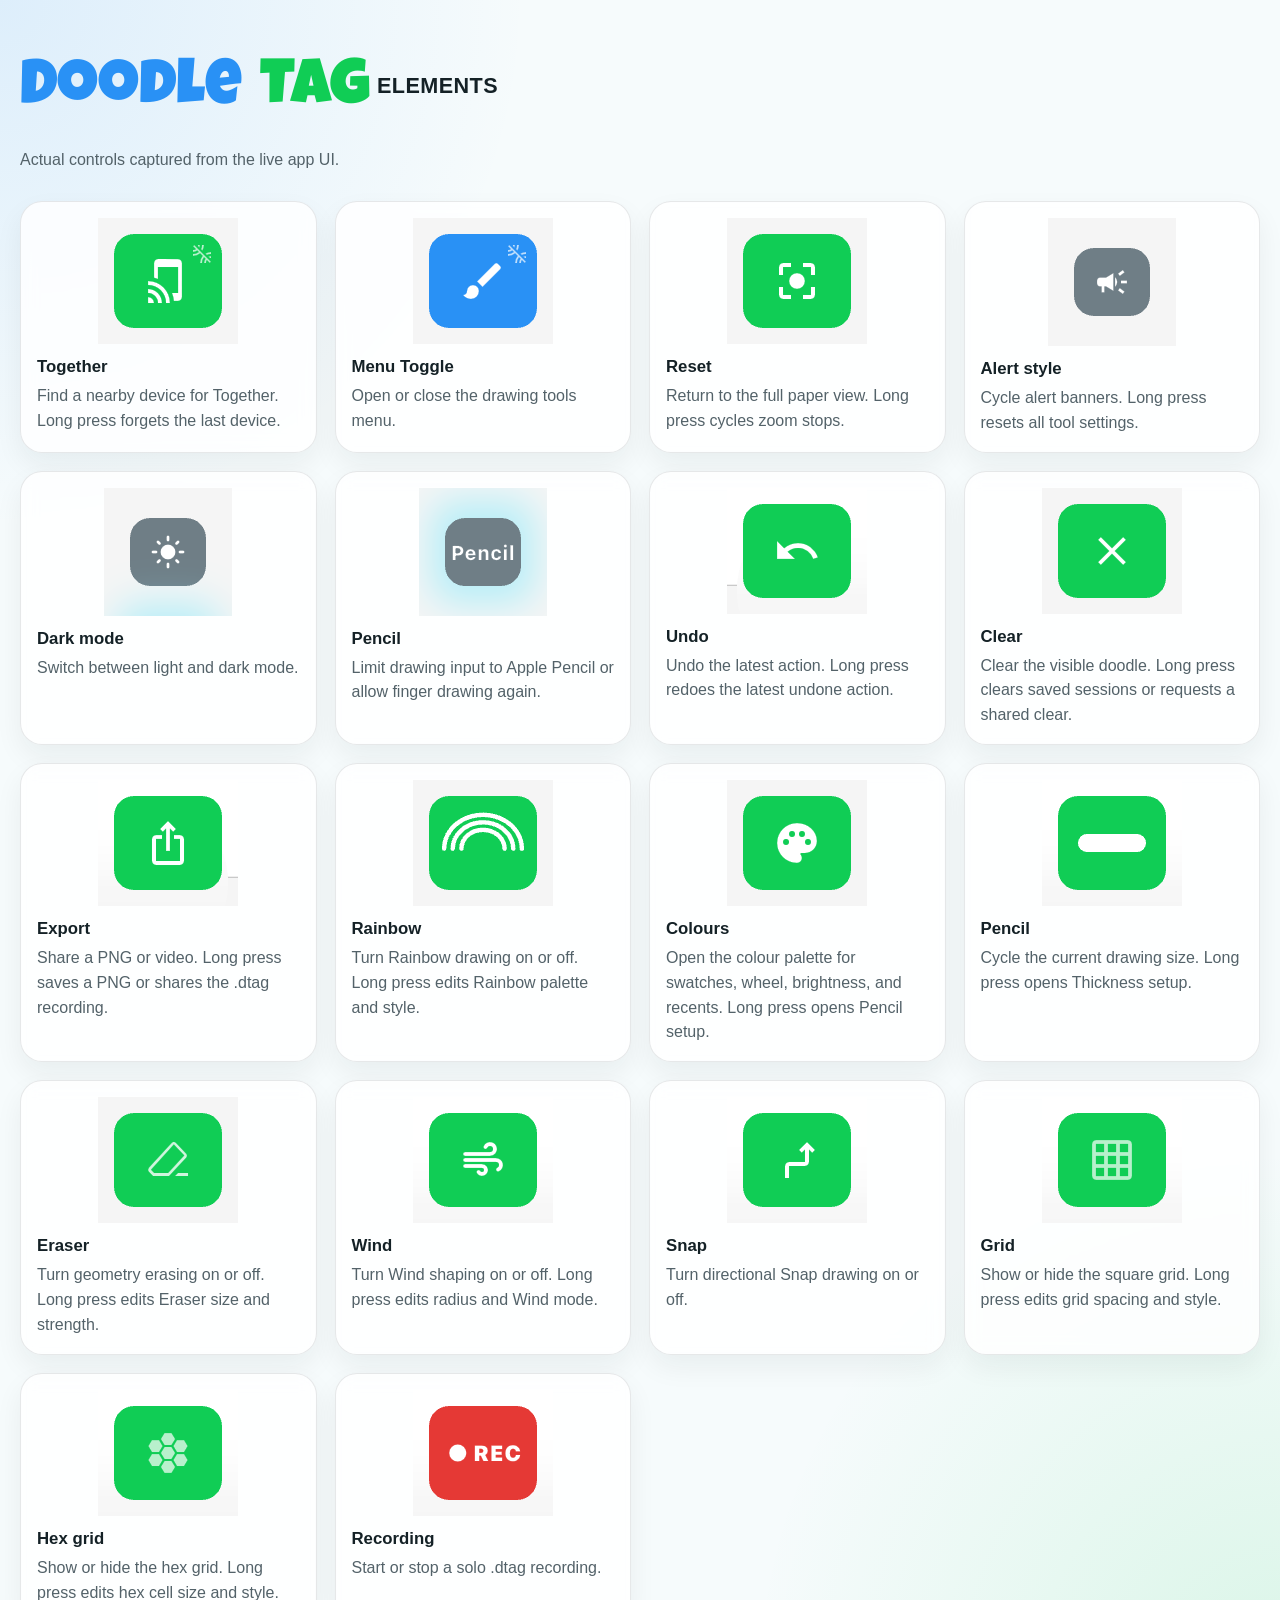
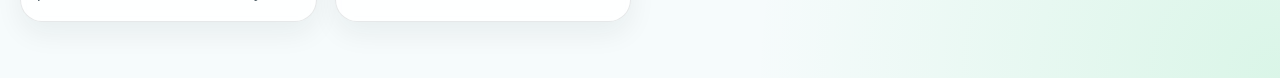
<file: elements/index.html>
<!DOCTYPE html>
<html lang="en">
<head>
  <meta charset="utf-8" />
  <meta name="viewport" content="width=device-width, initial-scale=1" />
  <title>Doodle Tag Elements</title>
  <link href="https://fonts.googleapis.com/css2?family=Luckiest+Guy&display=swap" rel="stylesheet" />
  <style>
    :root {
      --blue: #2991f5;
      --green: #10cd55;
      --ink: #142126;
      --muted: #536269;
      --paper: #f6fbfc;
      --card: rgba(255,255,255,0.82);
      --rule: rgba(20,33,38,0.1);
    }
    * { box-sizing: border-box; }
    body {
      margin: 0;
      color: var(--ink);
      background:
        radial-gradient(circle at top left, rgba(41,145,245,0.12), transparent 25%),
        radial-gradient(circle at bottom right, rgba(16,205,85,0.12), transparent 25%),
        var(--paper);
      font: 16px/1.55 "Helvetica Neue", Helvetica, Arial, sans-serif;
    }
    main {
      width: min(100%, 1600px);
      margin: 0 auto;
      padding: 32px 20px 56px;
    }
    h1 {
      margin: 0 0 8px;
      font-size: clamp(2.4rem, 5vw, 4rem);
      letter-spacing: 0;
    }
    .brand-word { font-family: "Luckiest Guy", "Comic Sans MS", cursive; font-weight: 400; }
    .brand-suffix {
      color: var(--ink);
      font-family: "Helvetica Neue", Helvetica, Arial, sans-serif;
      font-size: clamp(1rem, 2vw, 1.35rem);
      font-weight: 700;
      letter-spacing: 0.02em;
      margin-left: 0.45rem;
      text-transform: uppercase;
      vertical-align: middle;
    }
    .blue { color: var(--blue); }
    .green { color: var(--green); }
    .intro {
      margin: 0 0 28px;
      color: var(--muted);
      max-width: 60rem;
    }
    .grid {
      display: grid;
      grid-template-columns: repeat(auto-fit, minmax(240px, 1fr));
      gap: 18px;
    }
    .card {
      display: grid;
      gap: 10px;
      align-content: start;
      padding: 16px;
      border-radius: 22px;
      border: 1px solid var(--rule);
      background: var(--card);
      backdrop-filter: blur(8px);
      box-shadow: 0 12px 28px rgba(20,33,38,0.06);
    }
    .card img {
      max-width: 100%;
      height: auto;
      display: block;
      margin: 0 auto;
      image-rendering: auto;
    }
    .copy h2 { margin: 0 0 4px; font-size: 1.05rem; }
    .copy p { margin: 0; color: var(--muted); }
  </style>
</head>
<body>
  <main>
    <h1><span class="blue brand-word">Doodle</span> <span class="green brand-word">Tag</span><span class="brand-suffix">elements</span></h1>
    <p class="intro">Actual controls captured from the live app UI.</p>
    <section class="grid">
      <article class="card">
        <img src="peers.png" alt="Together button" loading="lazy" />
        <div class="copy">
          <h2>Together</h2>
          <p>Find a nearby device for Together. Long press forgets the last device.</p>
        </div>
      </article>
      <article class="card">
        <img src="menu-toggle.png" alt="Menu Toggle button" loading="lazy" />
        <div class="copy">
          <h2>Menu Toggle</h2>
          <p>Open or close the drawing tools menu.</p>
        </div>
      </article>
      <article class="card">
        <img src="reset-view.png" alt="Reset button" loading="lazy" />
        <div class="copy">
          <h2>Reset</h2>
          <p>Return to the full paper view. Long press cycles zoom stops.</p>
        </div>
      </article>
      <article class="card">
        <img src="tool-shouts.png" alt="Alert style button" loading="lazy" />
        <div class="copy">
          <h2>Alert style</h2>
          <p>Cycle alert banners. Long press resets all tool settings.</p>
        </div>
      </article>
      <article class="card">
        <img src="dark-mode.png" alt="Dark mode button" loading="lazy" />
        <div class="copy">
          <h2>Dark mode</h2>
          <p>Switch between light and dark mode.</p>
        </div>
      </article>
      <article class="card">
        <img src="apple-pencil-mode-live.png" alt="Pencil button" loading="lazy" />
        <div class="copy">
          <h2>Pencil</h2>
          <p>Limit drawing input to Apple Pencil or allow finger drawing again.</p>
        </div>
      </article>
      <article class="card">
        <img src="undo.png" alt="Undo button" loading="lazy" />
        <div class="copy">
          <h2>Undo</h2>
          <p>Undo the latest action. Long press redoes the latest undone action.</p>
        </div>
      </article>
      <article class="card">
        <img src="clear-canvas.png" alt="Clear button" loading="lazy" />
        <div class="copy">
          <h2>Clear</h2>
          <p>Clear the visible doodle. Long press clears saved sessions or requests a shared clear.</p>
        </div>
      </article>
      <article class="card">
        <img src="export.png" alt="Export button" loading="lazy" />
        <div class="copy">
          <h2>Export</h2>
          <p>Share a PNG or video. Long press saves a PNG or shares the .dtag recording.</p>
        </div>
      </article>
      <article class="card">
        <img src="rainbow.png" alt="Rainbow button" loading="lazy" />
        <div class="copy">
          <h2>Rainbow</h2>
          <p>Turn Rainbow drawing on or off. Long press edits Rainbow palette and style.</p>
        </div>
      </article>
      <article class="card">
        <img src="color-palette.png" alt="Colours button" loading="lazy" />
        <div class="copy">
          <h2>Colours</h2>
          <p>Open the colour palette for swatches, wheel, brightness, and recents. Long press opens Pencil setup.</p>
        </div>
      </article>
      <article class="card">
        <img src="pencil-width.png" alt="Pencil button" loading="lazy" />
        <div class="copy">
          <h2>Pencil</h2>
          <p>Cycle the current drawing size. Long press opens Thickness setup.</p>
        </div>
      </article>
      <article class="card">
        <img src="gum.png" alt="Eraser button" loading="lazy" />
        <div class="copy">
          <h2>Eraser</h2>
          <p>Turn geometry erasing on or off. Long press edits Eraser size and strength.</p>
        </div>
      </article>
      <article class="card">
        <img src="wind.png" alt="Wind button" loading="lazy" />
        <div class="copy">
          <h2>Wind</h2>
          <p>Turn Wind shaping on or off. Long press edits radius and Wind mode.</p>
        </div>
      </article>
      <article class="card">
        <img src="orthogonal.png" alt="Snap button" loading="lazy" />
        <div class="copy">
          <h2>Snap</h2>
          <p>Turn directional Snap drawing on or off.</p>
        </div>
      </article>
      <article class="card">
        <img src="square-grid.png" alt="Grid button" loading="lazy" />
        <div class="copy">
          <h2>Grid</h2>
          <p>Show or hide the square grid. Long press edits grid spacing and style.</p>
        </div>
      </article>
      <article class="card">
        <img src="hex-grid.png" alt="Hex grid button" loading="lazy" />
        <div class="copy">
          <h2>Hex grid</h2>
          <p>Show or hide the hex grid. Long press edits hex cell size and style.</p>
        </div>
      </article>
      <article class="card">
        <img src="macro.png" alt="Recording button" loading="lazy" />
        <div class="copy">
          <h2>Recording</h2>
          <p>Start or stop a solo .dtag recording.</p>
        </div>
      </article>
    </section>
  </main>
</body>
</html>
</file>
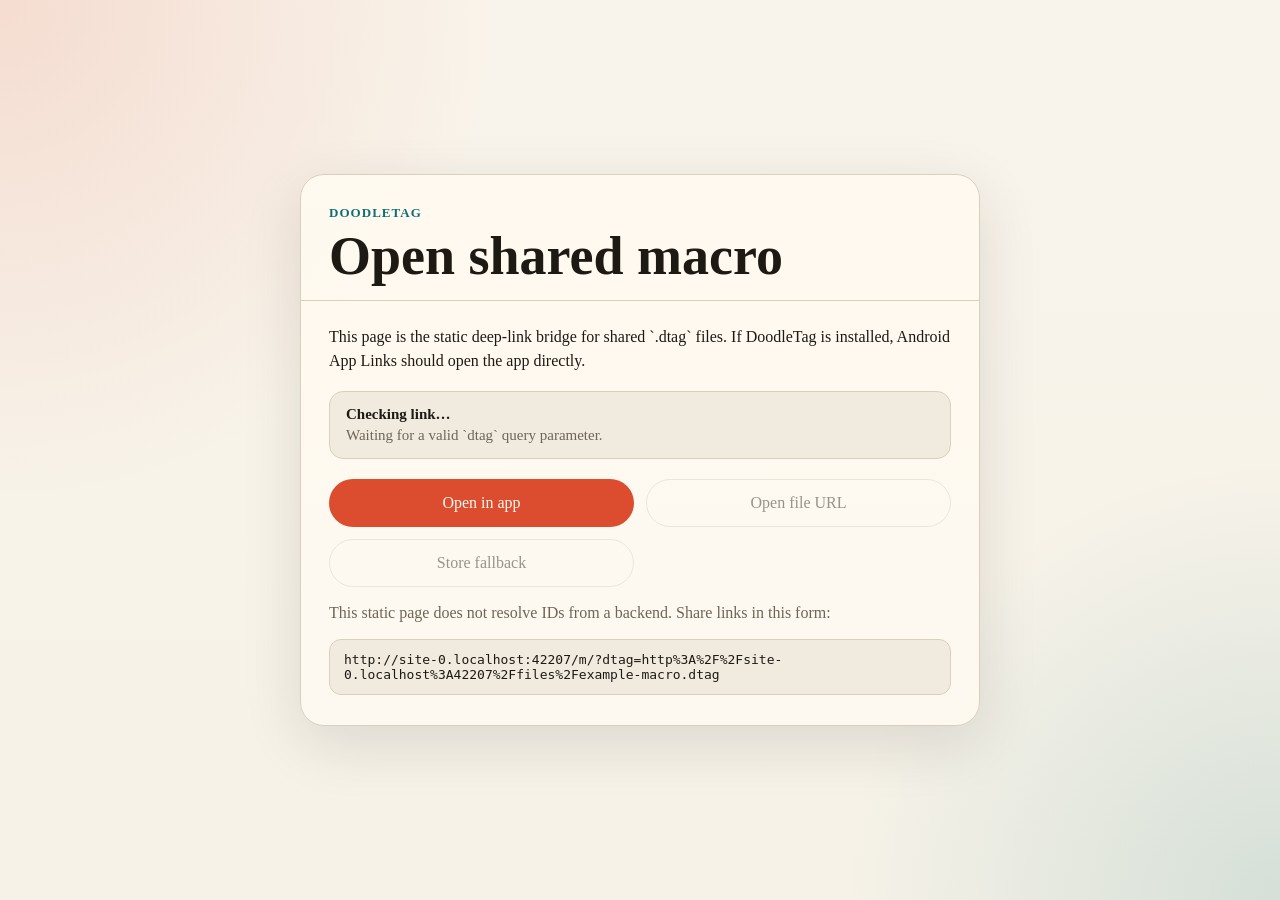
<file: m/index.html>
<!doctype html>
<html lang="en">
  <head>
    <meta charset="utf-8" />
    <meta name="viewport" content="width=device-width, initial-scale=1" />
    <title>DoodleTag Macro Link</title>
    <style>
      :root {
        color-scheme: light;
        --bg: #f6f2e8;
        --surface: #fffaf1;
        --ink: #1d1a14;
        --muted: #6e6557;
        --line: #d8cfbf;
        --accent: #dc4c2f;
        --accent-2: #0d6f74;
      }

      * {
        box-sizing: border-box;
      }

      body {
        margin: 0;
        min-height: 100vh;
        font-family: Georgia, "Times New Roman", serif;
        color: var(--ink);
        background:
          radial-gradient(circle at top left, rgba(220, 76, 47, 0.14), transparent 32%),
          radial-gradient(circle at bottom right, rgba(13, 111, 116, 0.14), transparent 28%),
          linear-gradient(180deg, #f9f4eb 0%, var(--bg) 100%);
        display: grid;
        place-items: center;
        padding: 24px;
      }

      main {
        width: min(100%, 680px);
        background: rgba(255, 250, 241, 0.94);
        border: 1px solid var(--line);
        border-radius: 24px;
        box-shadow: 0 18px 60px rgba(29, 26, 20, 0.12);
        overflow: hidden;
      }

      .hero {
        padding: 28px 28px 18px;
        border-bottom: 1px solid var(--line);
      }

      .eyebrow {
        margin: 0 0 10px;
        color: var(--accent-2);
        font-size: 13px;
        font-weight: 700;
        letter-spacing: 0.08em;
        text-transform: uppercase;
      }

      h1 {
        margin: 0;
        font-size: clamp(32px, 7vw, 54px);
        line-height: 0.92;
      }

      .content {
        padding: 24px 28px 30px;
      }

      p {
        margin: 0 0 14px;
        line-height: 1.5;
      }

      .muted {
        color: var(--muted);
      }

      .status {
        margin: 18px 0 20px;
        padding: 14px 16px;
        border-radius: 14px;
        background: #f1ebdf;
        border: 1px solid var(--line);
        font-size: 15px;
      }

      .status strong {
        display: block;
        margin-bottom: 4px;
      }

      .actions {
        display: grid;
        grid-template-columns: repeat(auto-fit, minmax(200px, 1fr));
        gap: 12px;
        margin: 20px 0 14px;
      }

      .button,
      .secondary {
        appearance: none;
        border: 0;
        border-radius: 999px;
        padding: 14px 18px;
        font: inherit;
        text-align: center;
        text-decoration: none;
        cursor: pointer;
        transition: transform 120ms ease, opacity 120ms ease;
      }

      .button:hover,
      .secondary:hover {
        transform: translateY(-1px);
      }

      .button {
        background: var(--accent);
        color: #fffaf1;
      }

      .secondary {
        background: transparent;
        color: var(--ink);
        border: 1px solid var(--line);
      }

      .secondary[aria-disabled="true"] {
        opacity: 0.45;
        pointer-events: none;
      }

      code {
        display: block;
        margin-top: 10px;
        padding: 12px 14px;
        border-radius: 12px;
        background: #f1ebdf;
        border: 1px solid var(--line);
        font-size: 13px;
        overflow-wrap: anywhere;
      }
    </style>
  </head>
  <body>
    <main>
      <section class="hero">
        <p class="eyebrow">DoodleTag</p>
        <h1>Open shared macro</h1>
      </section>
      <section class="content">
        <p>
          This page is the static deep-link bridge for shared `.dtag` files. If DoodleTag is installed, Android App
          Links should open the app directly.
        </p>
        <div class="status" id="status">
          <strong>Checking link…</strong>
          <span class="muted">Waiting for a valid `dtag` query parameter.</span>
        </div>
        <div class="actions">
          <button class="button" id="open-app" type="button">Open in app</button>
          <a class="secondary" id="open-file" href="#" aria-disabled="true">Open file URL</a>
          <a class="secondary" id="store-link" href="#" aria-disabled="true">Store fallback</a>
        </div>
        <p class="muted">
          This static page does not resolve IDs from a backend. Share links in this form:
        </p>
        <code id="example-link"></code>
      </section>
    </main>

    <script>
      const ANDROID_STORE_URL = "";
      const IOS_STORE_URL = "";
      const AUTO_FALLBACK_DELAY_MS = 1400;

      const statusBox = document.getElementById("status");
      const openAppButton = document.getElementById("open-app");
      const openFileLink = document.getElementById("open-file");
      const storeLink = document.getElementById("store-link");
      const exampleLink = document.getElementById("example-link");

      const currentUrl = new URL(window.location.href);
      const dtagParam = currentUrl.searchParams.get("dtag");
      const sessionAttemptKey = "doodletag-open-attempted:" + currentUrl.toString();
      const fallbackUrl = /iPad|iPhone|iPod/i.test(navigator.userAgent) ? IOS_STORE_URL : ANDROID_STORE_URL;

      function setStatus(title, message) {
        statusBox.innerHTML = "<strong>" + title + "</strong><span class=\"muted\">" + message + "</span>";
      }

      function setLinkState(anchor, enabled, href) {
        if (enabled) {
          anchor.href = href;
          anchor.removeAttribute("aria-disabled");
        } else {
          anchor.href = "#";
          anchor.setAttribute("aria-disabled", "true");
        }
      }

      function isValidDtagUrl(raw) {
        if (!raw) {
          return false;
        }
        try {
          const parsed = new URL(raw, currentUrl);
          return /^(https?):$/i.test(parsed.protocol) && parsed.pathname.toLowerCase().endsWith(".dtag");
        } catch (_) {
          return false;
        }
      }

      function resolvedDtagUrl(raw) {
        return new URL(raw, currentUrl).toString();
      }

      function attemptOpen() {
        if (!isValidDtagUrl(dtagParam)) {
          setStatus("Missing file link", "Add a valid https://... .dtag URL in the dtag query parameter.");
          return;
        }

        setStatus("Trying to open DoodleTag…", "If the app is installed, Android should hand this link to it.");
        sessionStorage.setItem(sessionAttemptKey, "1");

        window.setTimeout(function () {
          if (document.hidden) {
            return;
          }
          if (fallbackUrl) {
            window.location.replace(fallbackUrl);
            return;
          }
          setStatus("App did not open", "No store fallback is configured in this static page. Use the file URL button below.");
        }, AUTO_FALLBACK_DELAY_MS);

        window.location.assign(currentUrl.toString());
      }

      const sampleDtagUrl = currentUrl.origin + "/files/example-macro.dtag";
      exampleLink.textContent =
        currentUrl.origin + "/m/?dtag=" + encodeURIComponent(sampleDtagUrl);

      if (isValidDtagUrl(dtagParam)) {
        const fileUrl = resolvedDtagUrl(dtagParam);
        setStatus("Macro link ready", "You can open the app again manually or download the .dtag file directly.");
        setLinkState(openFileLink, true, fileUrl);
      } else {
        setLinkState(openFileLink, false, "#");
      }

      if (fallbackUrl) {
        setLinkState(storeLink, true, fallbackUrl);
      } else {
        setLinkState(storeLink, false, "#");
      }

      openAppButton.addEventListener("click", attemptOpen);

      if (isValidDtagUrl(dtagParam) && !sessionStorage.getItem(sessionAttemptKey)) {
        attemptOpen();
      }
    </script>
  </body>
  </html>
</file>
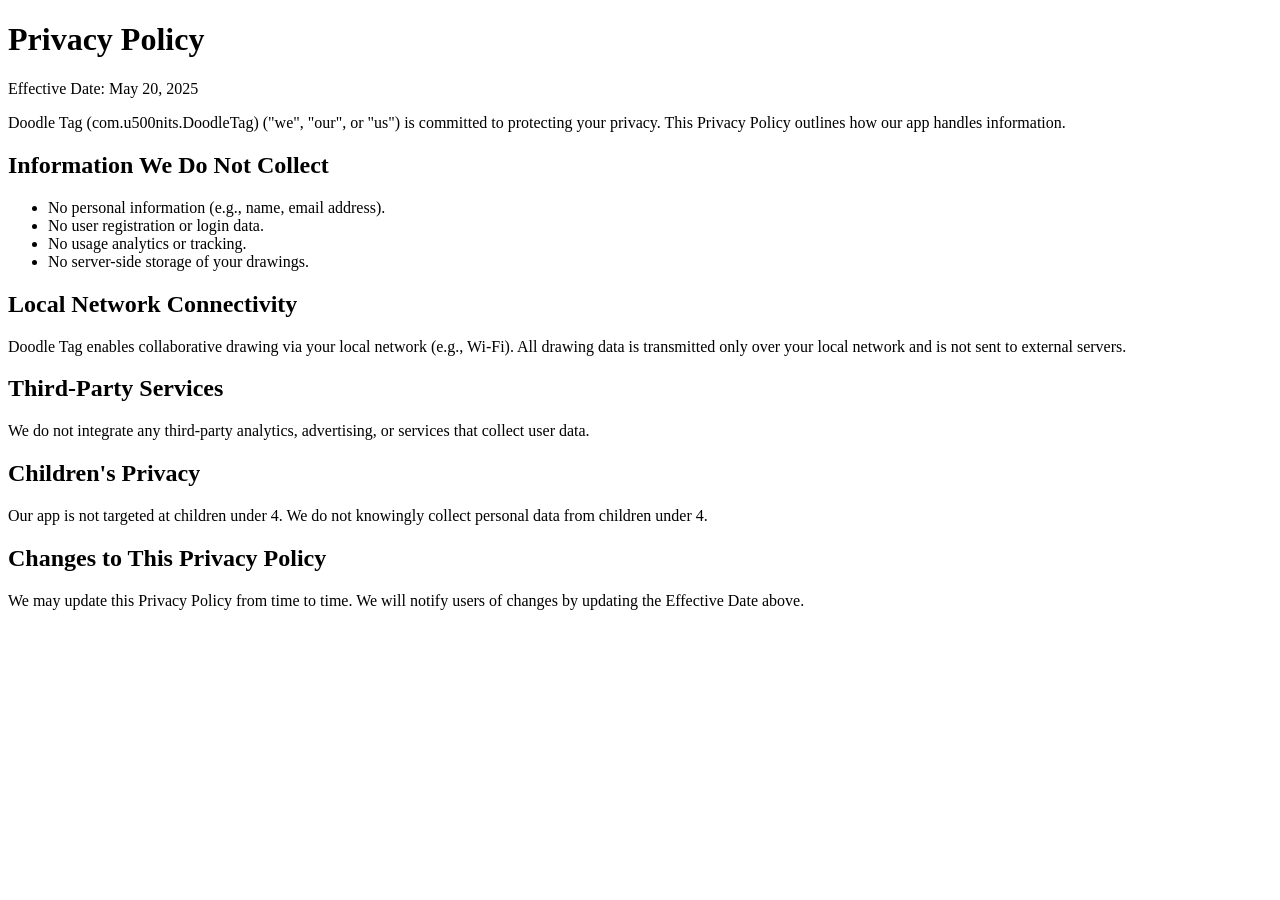
<file: privacy/index.html>
<!DOCTYPE html>
<html lang="en">
<head>
    <meta charset="UTF-8">
    <meta name="viewport" content="width=device-width, initial-scale=1.0">
    <title>Privacy Policy - DoodleTag</title>
</head>
<body>
    <h1>Privacy Policy</h1>
    <p>Effective Date: May 20, 2025</p>
    <p>Doodle Tag (com.u500nits.DoodleTag) (&quot;we&quot;, &quot;our&quot;, or &quot;us&quot;) is committed to protecting your privacy. This Privacy Policy outlines how our app handles information.</p>
    <h2>Information We Do Not Collect</h2>
    <ul>
        <li>No personal information (e.g., name, email address).</li>
        <li>No user registration or login data.</li>
        <li>No usage analytics or tracking.</li>
        <li>No server-side storage of your drawings.</li>
    </ul>
    <h2>Local Network Connectivity</h2>
    <p>Doodle Tag enables collaborative drawing via your local network (e.g., Wi-Fi). All drawing data is transmitted only over your local network and is not sent to external servers.</p>
    <h2>Third-Party Services</h2>
    <p>We do not integrate any third-party analytics, advertising, or services that collect user data.</p>
    <h2>Children's Privacy</h2>
    <p>Our app is not targeted at children under 4. We do not knowingly collect personal data from children under 4.</p>
    <h2>Changes to This Privacy Policy</h2>
    <p>We may update this Privacy Policy from time to time. We will notify users of changes by updating the Effective Date above.</p>
</body>
</html>
</file>
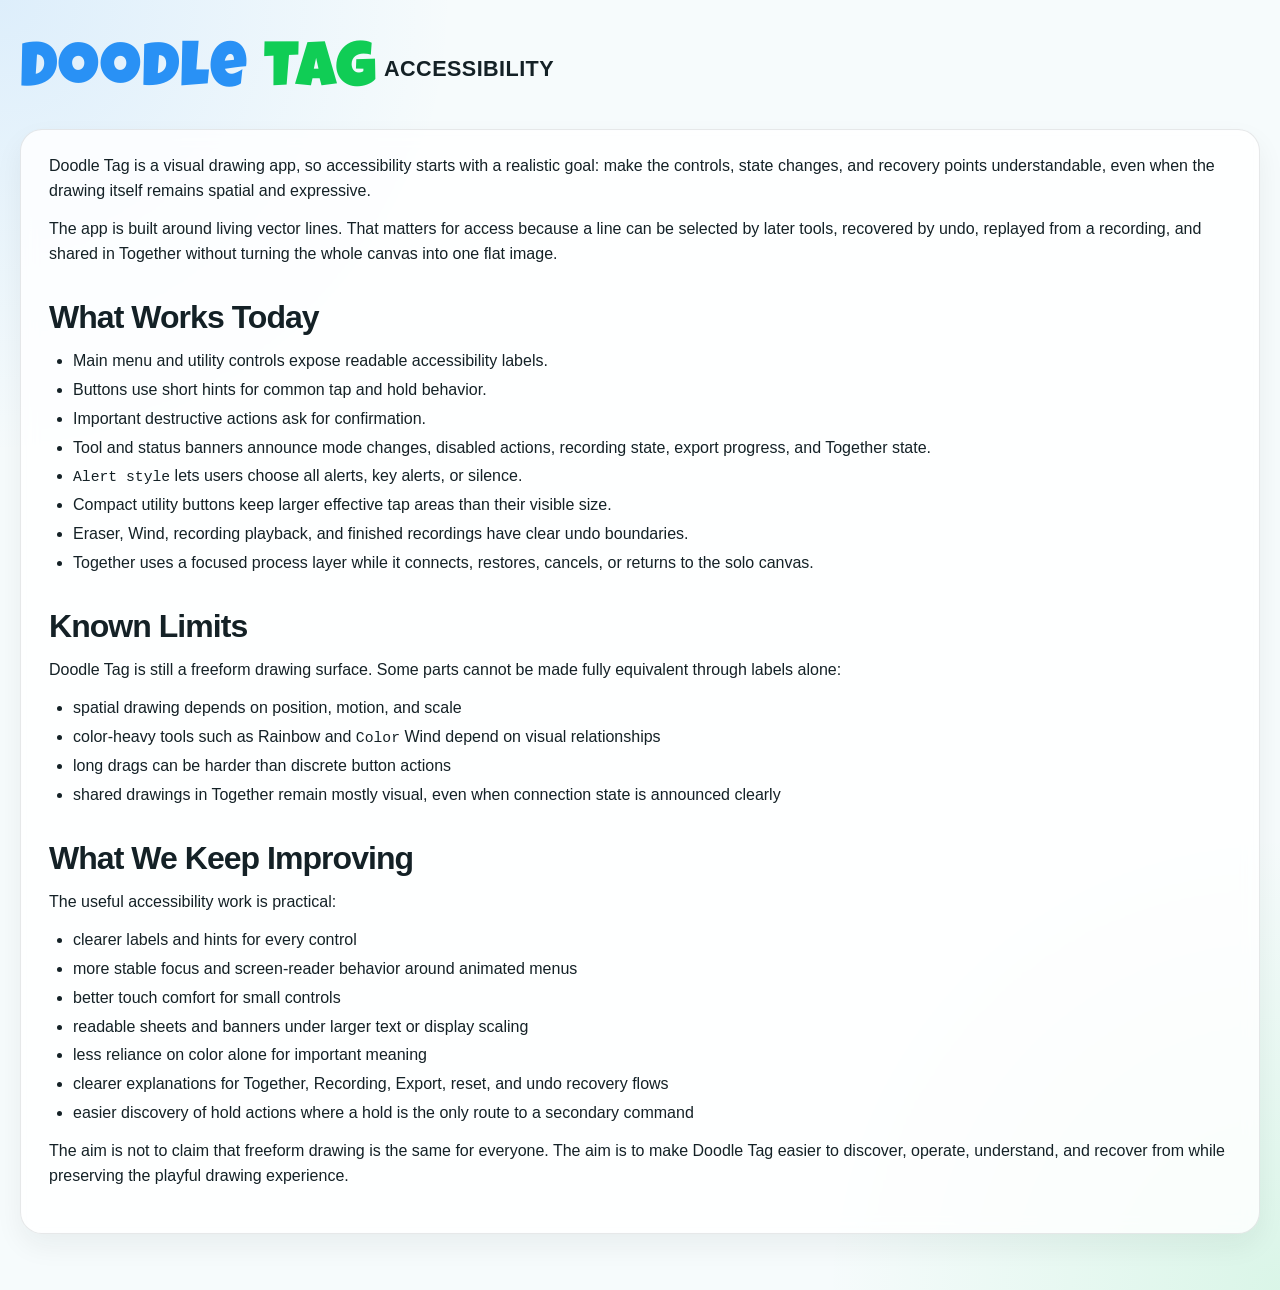
<file: docs/access.html>
<!DOCTYPE html>
<html xmlns="http://www.w3.org/1999/xhtml">
<head>
  <meta charset="utf-8" />
  <meta name="generator" content="pandoc" />
  <meta name="viewport" content="width=device-width, initial-scale=1.0, user-scalable=yes" />
  <title>DoodleTag Access</title>
  <style>
    /* Default styles provided by pandoc.
    ** See https://pandoc.org/MANUAL.html#variables-for-html for config info.
    */
    span.smallcaps{font-variant: small-caps;}
    div.columns{display: flex; gap: min(4vw, 1.5em);}
    div.column{flex: auto; overflow-x: auto;}
    div.hanging-indent{margin-left: 1.5em; text-indent: -1.5em;}
    /* The extra [class] is a hack that increases specificity enough to
       override a similar rule in reveal.js */
    ul.task-list[class]{list-style: none;}
    ul.task-list li input[type="checkbox"] {
      font-size: inherit;
      width: 0.8em;
      margin: 0 0.8em 0.2em -1.6em;
      vertical-align: middle;
    }
    .display.math{display: block; text-align: center; margin: 0.5rem auto;}
  </style>
  <link rel="preconnect" href="https://fonts.googleapis.com" />
  <link rel="preconnect" href="https://fonts.gstatic.com" crossorigin />
  <link href="https://fonts.googleapis.com/css2?family=Luckiest+Guy&display=swap" rel="stylesheet" />
  <link rel="stylesheet" href="docs.css?v=2" />
</head>
<body>
<main class="doc-shell">
<h1 class="doc-brand"><span class="brand-blue">Doodle</span> <span class="brand-green">Tag</span><span class="brand-suffix">accessibility</span></h1>
<article class="doc-panel"><p>Doodle Tag is a visual drawing app, so accessibility starts with a
realistic goal: make the controls, state changes, and recovery points
understandable, even when the drawing itself remains spatial and
expressive.</p>
<p>The app is built around living vector lines. That matters for access
because a line can be selected by later tools, recovered by undo,
replayed from a recording, and shared in Together without turning the
whole canvas into one flat image.</p>
<h2 id="what-works-today">What Works Today</h2>
<ul>
<li>Main menu and utility controls expose readable accessibility
labels.</li>
<li>Buttons use short hints for common tap and hold behavior.</li>
<li>Important destructive actions ask for confirmation.</li>
<li>Tool and status banners announce mode changes, disabled actions,
recording state, export progress, and Together state.</li>
<li><code>Alert style</code> lets users choose all alerts, key alerts,
or silence.</li>
<li>Compact utility buttons keep larger effective tap areas than their
visible size.</li>
<li>Eraser, Wind, recording playback, and finished recordings have clear
undo boundaries.</li>
<li>Together uses a focused process layer while it connects, restores,
cancels, or returns to the solo canvas.</li>
</ul>
<h2 id="known-limits">Known Limits</h2>
<p>Doodle Tag is still a freeform drawing surface. Some parts cannot be
made fully equivalent through labels alone:</p>
<ul>
<li>spatial drawing depends on position, motion, and scale</li>
<li>color-heavy tools such as Rainbow and <code>Color</code> Wind depend
on visual relationships</li>
<li>long drags can be harder than discrete button actions</li>
<li>shared drawings in Together remain mostly visual, even when
connection state is announced clearly</li>
</ul>
<h2 id="what-we-keep-improving">What We Keep Improving</h2>
<p>The useful accessibility work is practical:</p>
<ul>
<li>clearer labels and hints for every control</li>
<li>more stable focus and screen-reader behavior around animated
menus</li>
<li>better touch comfort for small controls</li>
<li>readable sheets and banners under larger text or display
scaling</li>
<li>less reliance on color alone for important meaning</li>
<li>clearer explanations for Together, Recording, Export, reset, and
undo recovery flows</li>
<li>easier discovery of hold actions where a hold is the only route to a
secondary command</li>
</ul>
<p>The aim is not to claim that freeform drawing is the same for
everyone. The aim is to make Doodle Tag easier to discover, operate,
understand, and recover from while preserving the playful drawing
experience.</p>
</article>
</main>
</body>
</html>
</file>
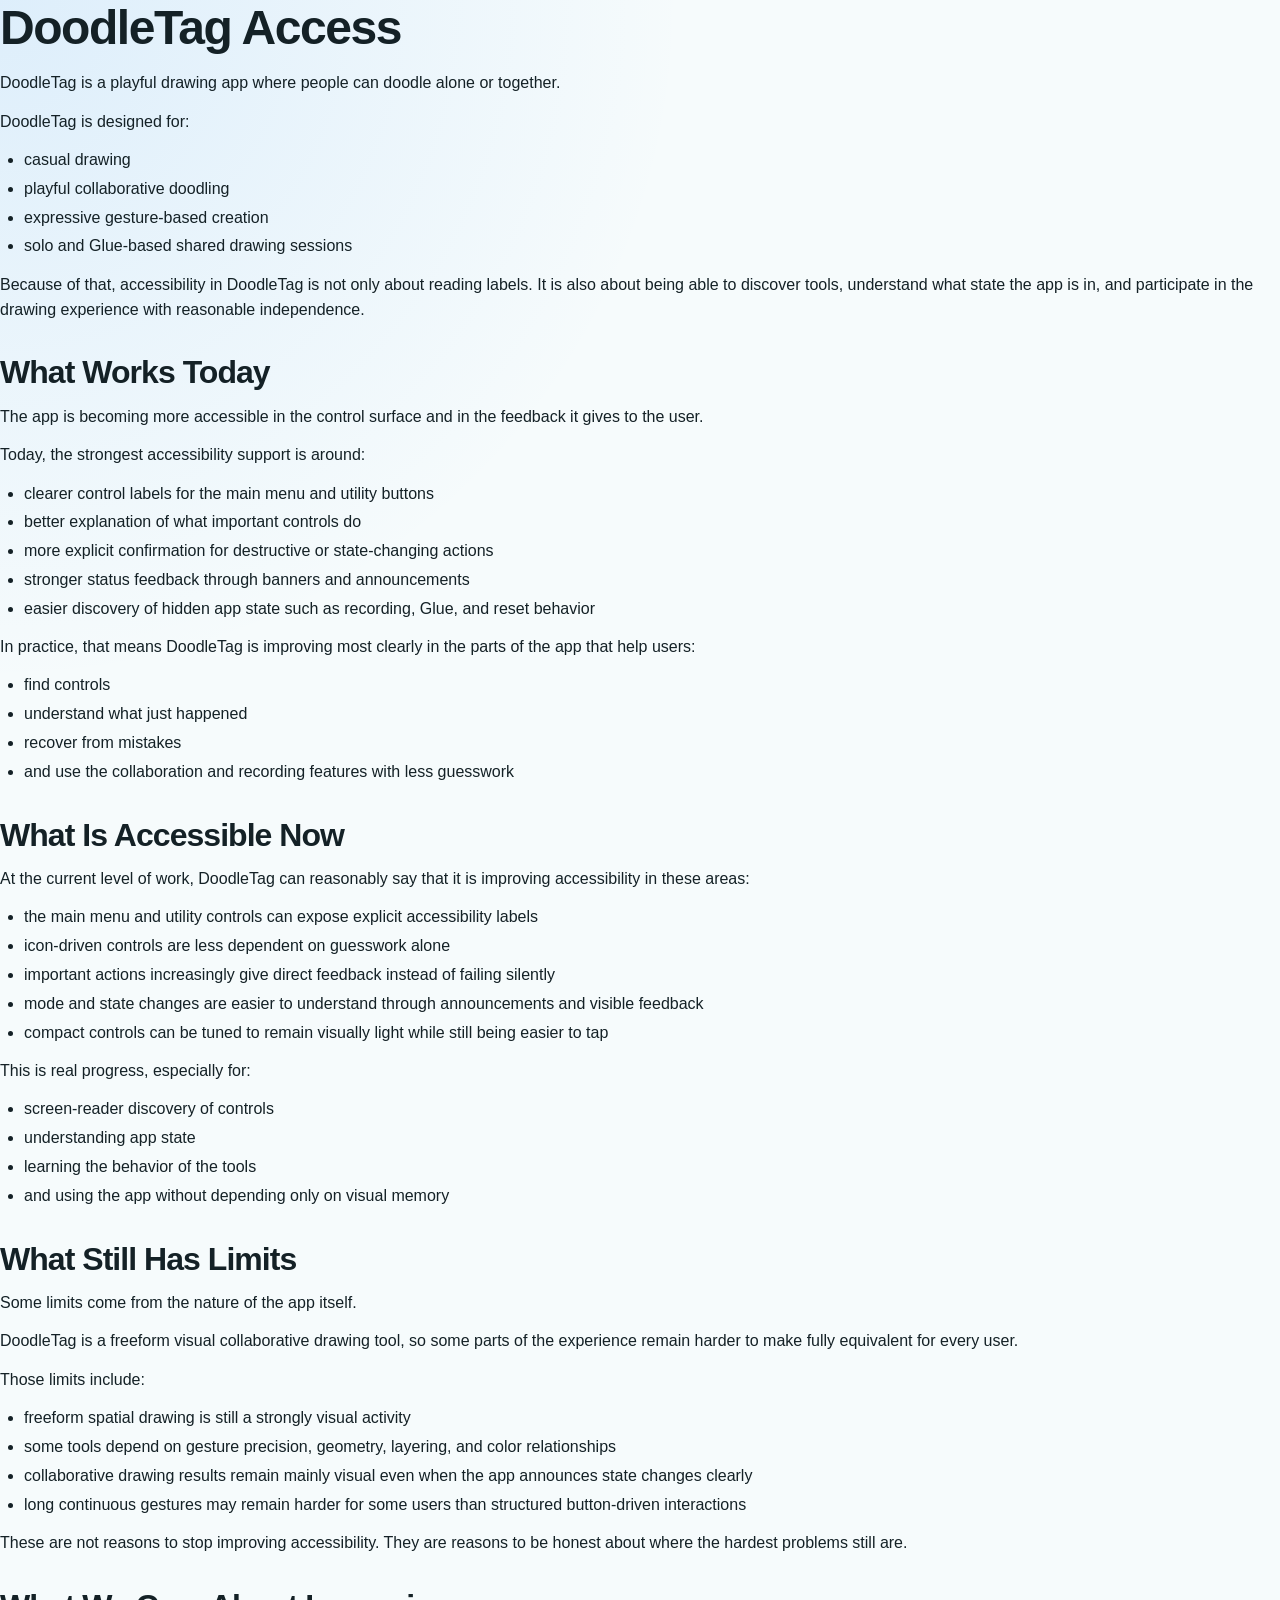
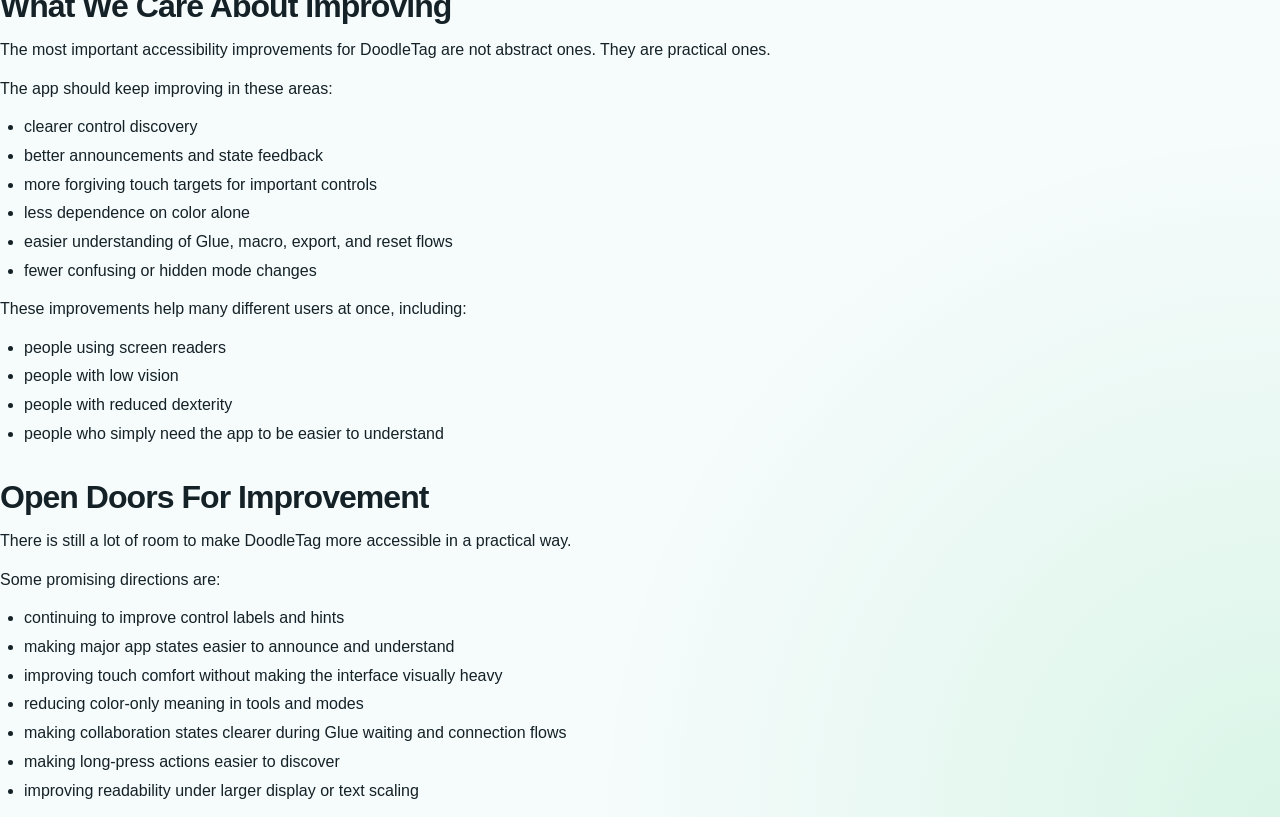
<file: docs/ACCESS.html>
<!DOCTYPE html>
<html xmlns="http://www.w3.org/1999/xhtml">
<head>
  <meta charset="utf-8" />
  <meta name="generator" content="pandoc" />
  <meta name="viewport" content="width=device-width, initial-scale=1.0, user-scalable=yes" />
  <title>DoodleTag Access</title>
  <style>
    /* Default styles provided by pandoc.
    ** See https://pandoc.org/MANUAL.html#variables-for-html for config info.
    */
    code{white-space: pre-wrap;}
    span.smallcaps{font-variant: small-caps;}
    div.columns{display: flex; gap: min(4vw, 1.5em);}
    div.column{flex: auto; overflow-x: auto;}
    div.hanging-indent{margin-left: 1.5em; text-indent: -1.5em;}
    /* The extra [class] is a hack that increases specificity enough to
       override a similar rule in reveal.js */
    ul.task-list[class]{list-style: none;}
    ul.task-list li input[type="checkbox"] {
      font-size: inherit;
      width: 0.8em;
      margin: 0 0.8em 0.2em -1.6em;
      vertical-align: middle;
    }
    .display.math{display: block; text-align: center; margin: 0.5rem auto;}
  </style>
  <link rel="stylesheet" href="docs.css" />
</head>
<body>
<header id="title-block-header">
<h1 class="title">DoodleTag Access</h1>
</header>
<h1 id="doodletag-access">DoodleTag Access</h1>
<p>DoodleTag is a playful drawing app where people can doodle alone or
together.</p>
<p>DoodleTag is designed for:</p>
<ul>
<li>casual drawing</li>
<li>playful collaborative doodling</li>
<li>expressive gesture-based creation</li>
<li>solo and Glue-based shared drawing sessions</li>
</ul>
<p>Because of that, accessibility in DoodleTag is not only about reading
labels. It is also about being able to discover tools, understand what
state the app is in, and participate in the drawing experience with
reasonable independence.</p>
<h2 id="what-works-today">What Works Today</h2>
<p>The app is becoming more accessible in the control surface and in the
feedback it gives to the user.</p>
<p>Today, the strongest accessibility support is around:</p>
<ul>
<li>clearer control labels for the main menu and utility buttons</li>
<li>better explanation of what important controls do</li>
<li>more explicit confirmation for destructive or state-changing
actions</li>
<li>stronger status feedback through banners and announcements</li>
<li>easier discovery of hidden app state such as recording, Glue, and
reset behavior</li>
</ul>
<p>In practice, that means DoodleTag is improving most clearly in the
parts of the app that help users:</p>
<ul>
<li>find controls</li>
<li>understand what just happened</li>
<li>recover from mistakes</li>
<li>and use the collaboration and recording features with less
guesswork</li>
</ul>
<h2 id="what-is-accessible-now">What Is Accessible Now</h2>
<p>At the current level of work, DoodleTag can reasonably say that it is
improving accessibility in these areas:</p>
<ul>
<li>the main menu and utility controls can expose explicit accessibility
labels</li>
<li>icon-driven controls are less dependent on guesswork alone</li>
<li>important actions increasingly give direct feedback instead of
failing silently</li>
<li>mode and state changes are easier to understand through
announcements and visible feedback</li>
<li>compact controls can be tuned to remain visually light while still
being easier to tap</li>
</ul>
<p>This is real progress, especially for:</p>
<ul>
<li>screen-reader discovery of controls</li>
<li>understanding app state</li>
<li>learning the behavior of the tools</li>
<li>and using the app without depending only on visual memory</li>
</ul>
<h2 id="what-still-has-limits">What Still Has Limits</h2>
<p>Some limits come from the nature of the app itself.</p>
<p>DoodleTag is a freeform visual collaborative drawing tool, so some
parts of the experience remain harder to make fully equivalent for every
user.</p>
<p>Those limits include:</p>
<ul>
<li>freeform spatial drawing is still a strongly visual activity</li>
<li>some tools depend on gesture precision, geometry, layering, and
color relationships</li>
<li>collaborative drawing results remain mainly visual even when the app
announces state changes clearly</li>
<li>long continuous gestures may remain harder for some users than
structured button-driven interactions</li>
</ul>
<p>These are not reasons to stop improving accessibility. They are
reasons to be honest about where the hardest problems still are.</p>
<h2 id="what-we-care-about-improving">What We Care About Improving</h2>
<p>The most important accessibility improvements for DoodleTag are not
abstract ones. They are practical ones.</p>
<p>The app should keep improving in these areas:</p>
<ul>
<li>clearer control discovery</li>
<li>better announcements and state feedback</li>
<li>more forgiving touch targets for important controls</li>
<li>less dependence on color alone</li>
<li>easier understanding of Glue, macro, export, and reset flows</li>
<li>fewer confusing or hidden mode changes</li>
</ul>
<p>These improvements help many different users at once, including:</p>
<ul>
<li>people using screen readers</li>
<li>people with low vision</li>
<li>people with reduced dexterity</li>
<li>people who simply need the app to be easier to understand</li>
</ul>
<h2 id="open-doors-for-improvement">Open Doors For Improvement</h2>
<p>There is still a lot of room to make DoodleTag more accessible in a
practical way.</p>
<p>Some promising directions are:</p>
<ul>
<li>continuing to improve control labels and hints</li>
<li>making major app states easier to announce and understand</li>
<li>improving touch comfort without making the interface visually
heavy</li>
<li>reducing color-only meaning in tools and modes</li>
<li>making collaboration states clearer during Glue waiting and
connection flows</li>
<li>making long-press actions easier to discover</li>
<li>improving readability under larger display or text scaling</li>
</ul>
</body>
</html>
</file>
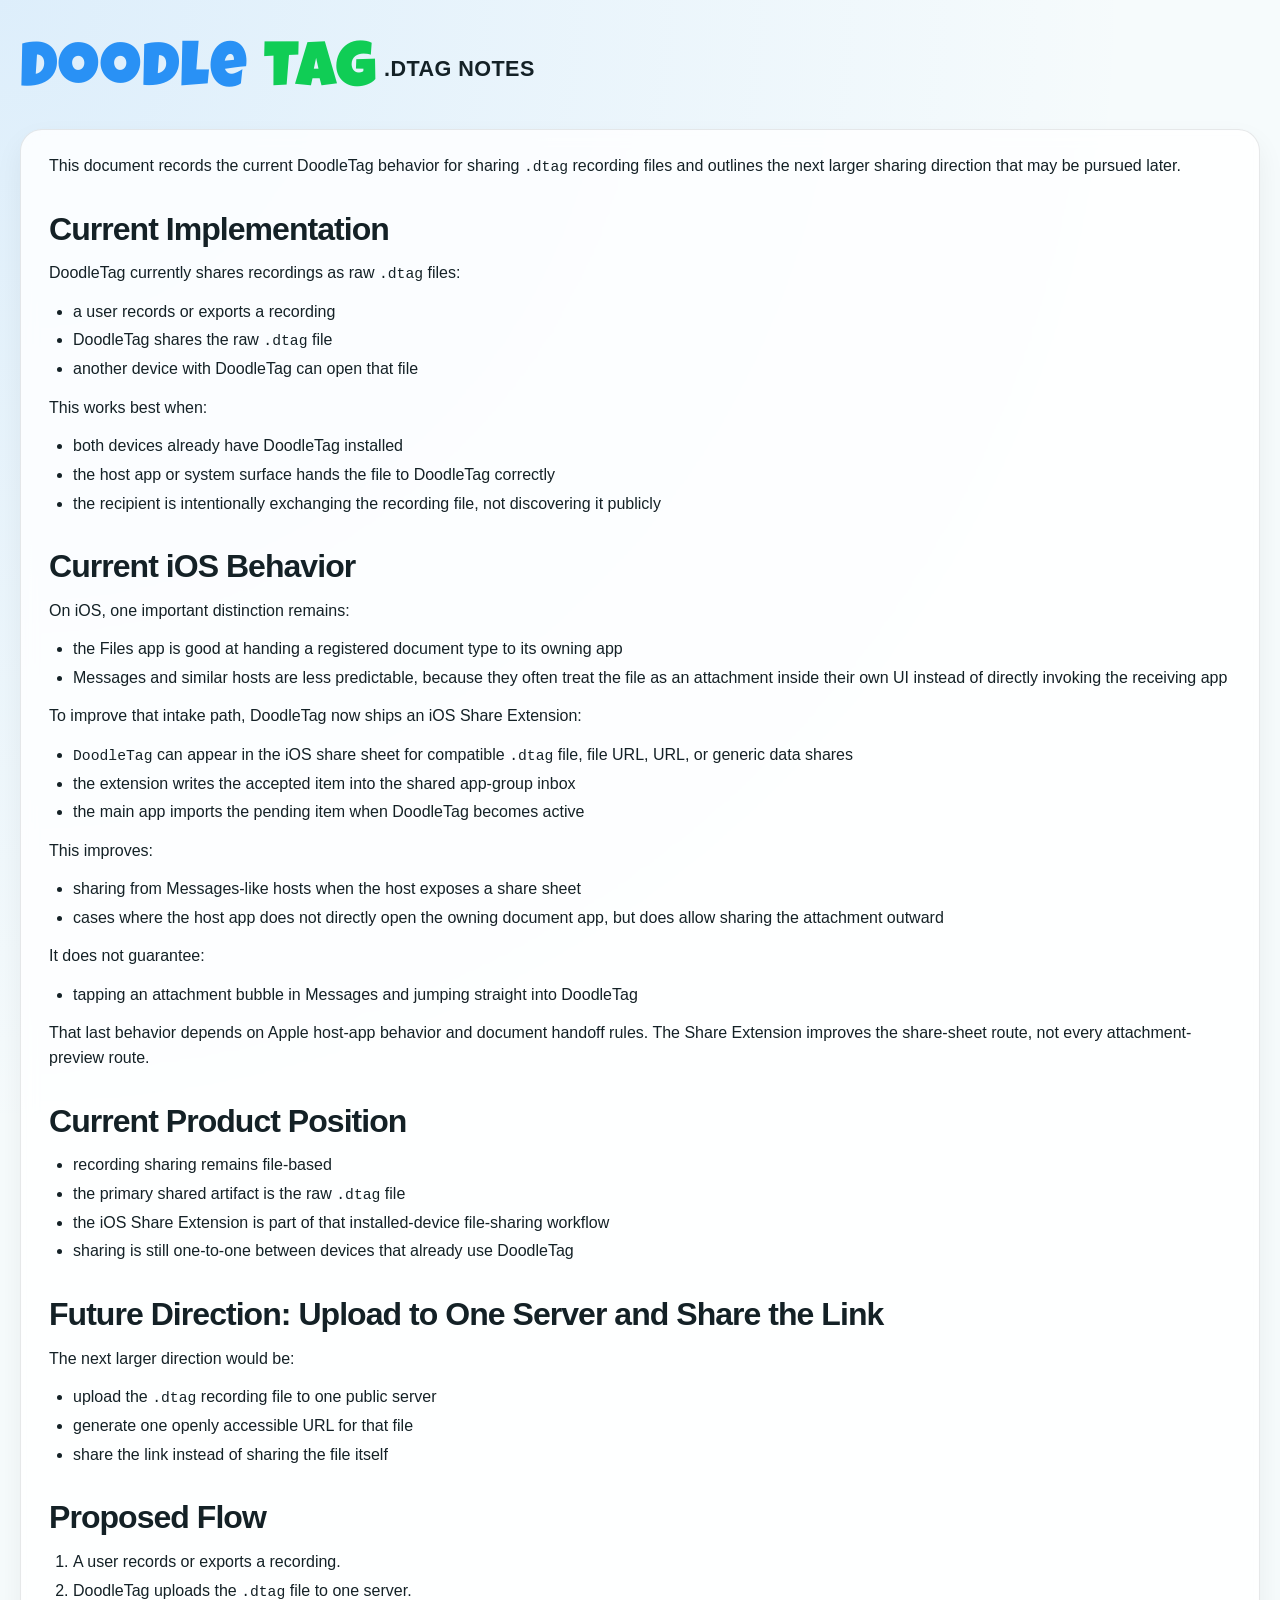
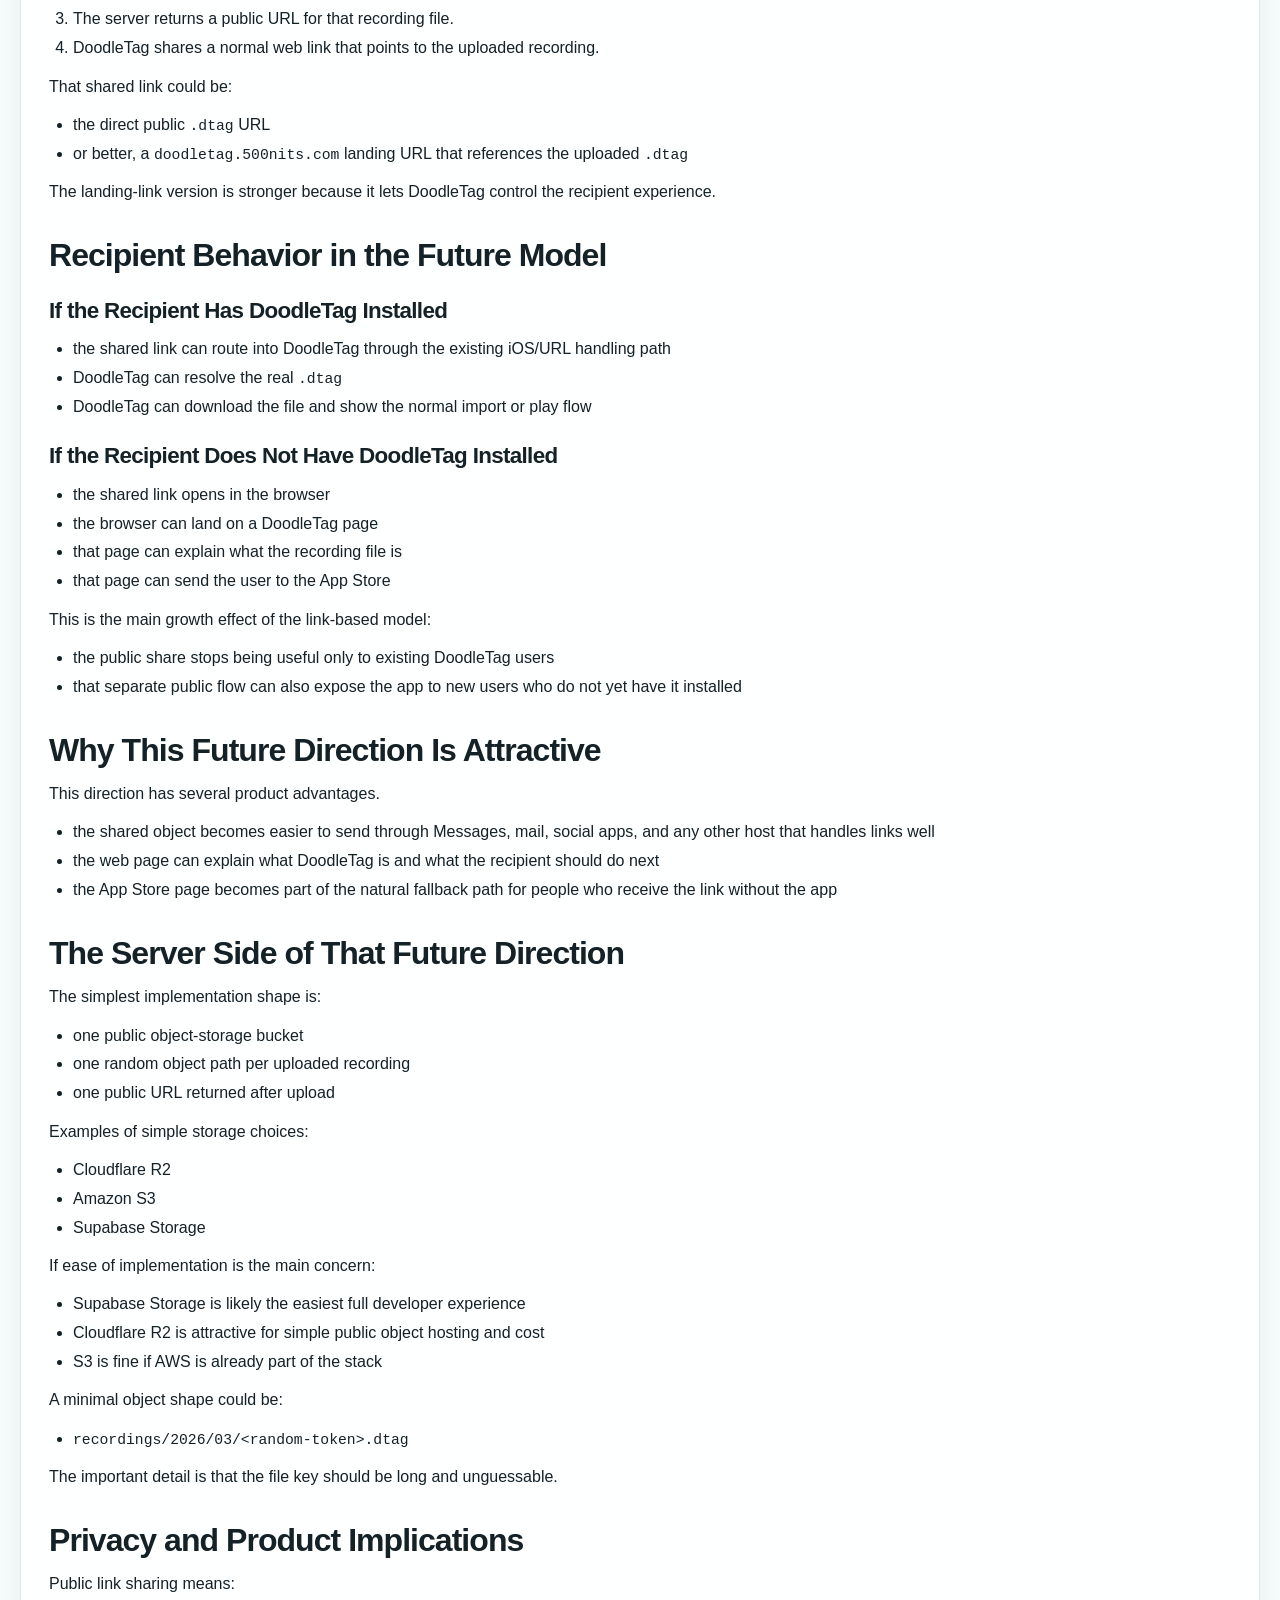
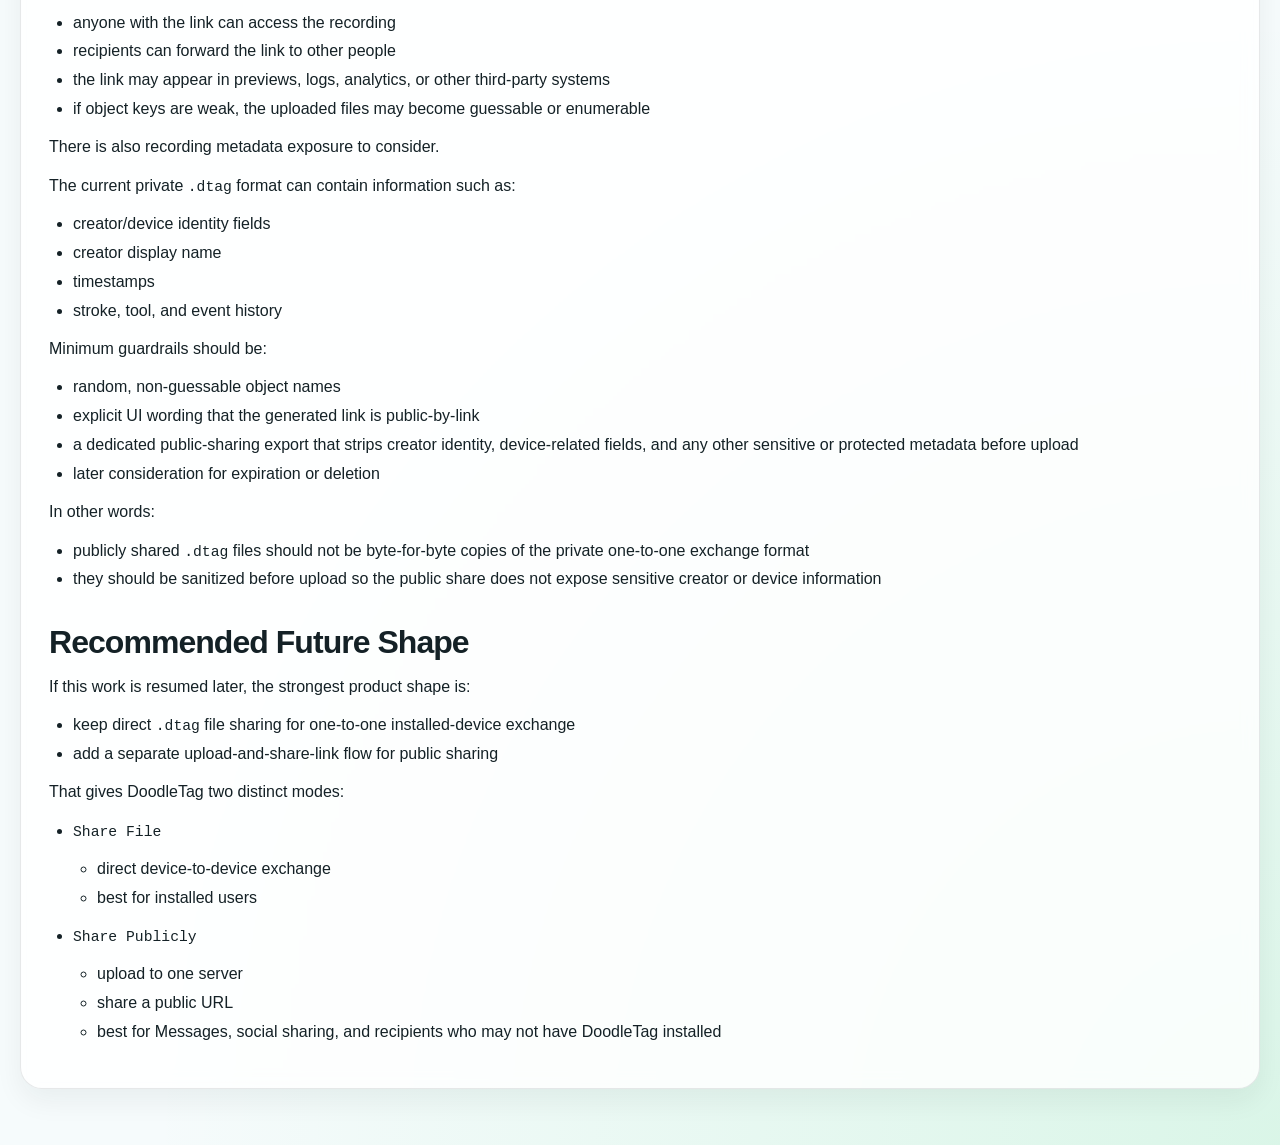
<file: docs/dtag_future.html>
<!DOCTYPE html>
<html xmlns="http://www.w3.org/1999/xhtml">
<head>
  <meta charset="utf-8" />
  <meta name="generator" content="pandoc" />
  <meta name="viewport" content="width=device-width, initial-scale=1.0, user-scalable=yes" />
  <title>DoodleTag .dtag Files and Possible Future Directions</title>
  <style>
    /* Default styles provided by pandoc.
    ** See https://pandoc.org/MANUAL.html#variables-for-html for config info.
    */
    span.smallcaps{font-variant: small-caps;}
    div.columns{display: flex; gap: min(4vw, 1.5em);}
    div.column{flex: auto; overflow-x: auto;}
    div.hanging-indent{margin-left: 1.5em; text-indent: -1.5em;}
    /* The extra [class] is a hack that increases specificity enough to
       override a similar rule in reveal.js */
    ul.task-list[class]{list-style: none;}
    ul.task-list li input[type="checkbox"] {
      font-size: inherit;
      width: 0.8em;
      margin: 0 0.8em 0.2em -1.6em;
      vertical-align: middle;
    }
    .display.math{display: block; text-align: center; margin: 0.5rem auto;}
  </style>
  <link rel="preconnect" href="https://fonts.googleapis.com" />
  <link rel="preconnect" href="https://fonts.gstatic.com" crossorigin />
  <link href="https://fonts.googleapis.com/css2?family=Luckiest+Guy&display=swap" rel="stylesheet" />
  <link rel="stylesheet" href="docs.css?v=2" />
</head>
<body>
<main class="doc-shell">
<h1 class="doc-brand"><span class="brand-blue">Doodle</span> <span class="brand-green">Tag</span><span class="brand-suffix">.dtag notes</span></h1>
<article class="doc-panel"><p>This document records the current DoodleTag behavior for sharing
<code>.dtag</code> recording files and outlines the next larger sharing
direction that may be pursued later.</p>
<h2 id="current-implementation">Current Implementation</h2>
<p>DoodleTag currently shares recordings as raw <code>.dtag</code>
files:</p>
<ul>
<li>a user records or exports a recording</li>
<li>DoodleTag shares the raw <code>.dtag</code> file</li>
<li>another device with DoodleTag can open that file</li>
</ul>
<p>This works best when:</p>
<ul>
<li>both devices already have DoodleTag installed</li>
<li>the host app or system surface hands the file to DoodleTag
correctly</li>
<li>the recipient is intentionally exchanging the recording file, not
discovering it publicly</li>
</ul>
<h2 id="current-ios-behavior">Current iOS Behavior</h2>
<p>On iOS, one important distinction remains:</p>
<ul>
<li>the Files app is good at handing a registered document type to its
owning app</li>
<li>Messages and similar hosts are less predictable, because they often
treat the file as an attachment inside their own UI instead of directly
invoking the receiving app</li>
</ul>
<p>To improve that intake path, DoodleTag now ships an iOS Share
Extension:</p>
<ul>
<li><code>DoodleTag</code> can appear in the iOS share sheet for
compatible <code>.dtag</code> file, file URL, URL, or generic data
shares</li>
<li>the extension writes the accepted item into the shared app-group
inbox</li>
<li>the main app imports the pending item when DoodleTag becomes
active</li>
</ul>
<p>This improves:</p>
<ul>
<li>sharing from Messages-like hosts when the host exposes a share
sheet</li>
<li>cases where the host app does not directly open the owning document
app, but does allow sharing the attachment outward</li>
</ul>
<p>It does not guarantee:</p>
<ul>
<li>tapping an attachment bubble in Messages and jumping straight into
DoodleTag</li>
</ul>
<p>That last behavior depends on Apple host-app behavior and document
handoff rules. The Share Extension improves the share-sheet route, not
every attachment-preview route.</p>
<h2 id="current-product-position">Current Product Position</h2>
<ul>
<li>recording sharing remains file-based</li>
<li>the primary shared artifact is the raw <code>.dtag</code> file</li>
<li>the iOS Share Extension is part of that installed-device
file-sharing workflow</li>
<li>sharing is still one-to-one between devices that already use
DoodleTag</li>
</ul>
<h2 id="future-direction-upload-to-one-server-and-share-the-link">Future
Direction: Upload to One Server and Share the Link</h2>
<p>The next larger direction would be:</p>
<ul>
<li>upload the <code>.dtag</code> recording file to one public
server</li>
<li>generate one openly accessible URL for that file</li>
<li>share the link instead of sharing the file itself</li>
</ul>
<h2 id="proposed-flow">Proposed Flow</h2>
<ol type="1">
<li>A user records or exports a recording.</li>
<li>DoodleTag uploads the <code>.dtag</code> file to one server.</li>
<li>The server returns a public URL for that recording file.</li>
<li>DoodleTag shares a normal web link that points to the uploaded
recording.</li>
</ol>
<p>That shared link could be:</p>
<ul>
<li>the direct public <code>.dtag</code> URL</li>
<li>or better, a <code>doodletag.500nits.com</code> landing URL that
references the uploaded <code>.dtag</code></li>
</ul>
<p>The landing-link version is stronger because it lets DoodleTag
control the recipient experience.</p>
<h2 id="recipient-behavior-in-the-future-model">Recipient Behavior in
the Future Model</h2>
<h3 id="if-the-recipient-has-doodletag-installed">If the Recipient Has
DoodleTag Installed</h3>
<ul>
<li>the shared link can route into DoodleTag through the existing
iOS/URL handling path</li>
<li>DoodleTag can resolve the real <code>.dtag</code></li>
<li>DoodleTag can download the file and show the normal import or play
flow</li>
</ul>
<h3 id="if-the-recipient-does-not-have-doodletag-installed">If the
Recipient Does Not Have DoodleTag Installed</h3>
<ul>
<li>the shared link opens in the browser</li>
<li>the browser can land on a DoodleTag page</li>
<li>that page can explain what the recording file is</li>
<li>that page can send the user to the App Store</li>
</ul>
<p>This is the main growth effect of the link-based model:</p>
<ul>
<li>the public share stops being useful only to existing DoodleTag
users</li>
<li>that separate public flow can also expose the app to new users who
do not yet have it installed</li>
</ul>
<h2 id="why-this-future-direction-is-attractive">Why This Future
Direction Is Attractive</h2>
<p>This direction has several product advantages.</p>
<ul>
<li>the shared object becomes easier to send through Messages, mail,
social apps, and any other host that handles links well</li>
<li>the web page can explain what DoodleTag is and what the recipient
should do next</li>
<li>the App Store page becomes part of the natural fallback path for
people who receive the link without the app</li>
</ul>
<h2 id="the-server-side-of-that-future-direction">The Server Side of
That Future Direction</h2>
<p>The simplest implementation shape is:</p>
<ul>
<li>one public object-storage bucket</li>
<li>one random object path per uploaded recording</li>
<li>one public URL returned after upload</li>
</ul>
<p>Examples of simple storage choices:</p>
<ul>
<li>Cloudflare R2</li>
<li>Amazon S3</li>
<li>Supabase Storage</li>
</ul>
<p>If ease of implementation is the main concern:</p>
<ul>
<li>Supabase Storage is likely the easiest full developer
experience</li>
<li>Cloudflare R2 is attractive for simple public object hosting and
cost</li>
<li>S3 is fine if AWS is already part of the stack</li>
</ul>
<p>A minimal object shape could be:</p>
<ul>
<li><code>recordings/2026/03/&lt;random-token&gt;.dtag</code></li>
</ul>
<p>The important detail is that the file key should be long and
unguessable.</p>
<h2 id="privacy-and-product-implications">Privacy and Product
Implications</h2>
<p>Public link sharing means:</p>
<ul>
<li>anyone with the link can access the recording</li>
<li>recipients can forward the link to other people</li>
<li>the link may appear in previews, logs, analytics, or other
third-party systems</li>
<li>if object keys are weak, the uploaded files may become guessable or
enumerable</li>
</ul>
<p>There is also recording metadata exposure to consider.</p>
<p>The current private <code>.dtag</code> format can contain information
such as:</p>
<ul>
<li>creator/device identity fields</li>
<li>creator display name</li>
<li>timestamps</li>
<li>stroke, tool, and event history</li>
</ul>
<p>Minimum guardrails should be:</p>
<ul>
<li>random, non-guessable object names</li>
<li>explicit UI wording that the generated link is public-by-link</li>
<li>a dedicated public-sharing export that strips creator identity,
device-related fields, and any other sensitive or protected metadata
before upload</li>
<li>later consideration for expiration or deletion</li>
</ul>
<p>In other words:</p>
<ul>
<li>publicly shared <code>.dtag</code> files should not be byte-for-byte
copies of the private one-to-one exchange format</li>
<li>they should be sanitized before upload so the public share does not
expose sensitive creator or device information</li>
</ul>
<h2 id="recommended-future-shape">Recommended Future Shape</h2>
<p>If this work is resumed later, the strongest product shape is:</p>
<ul>
<li>keep direct <code>.dtag</code> file sharing for one-to-one
installed-device exchange</li>
<li>add a separate upload-and-share-link flow for public sharing</li>
</ul>
<p>That gives DoodleTag two distinct modes:</p>
<ul>
<li><code>Share File</code>
<ul>
<li>direct device-to-device exchange</li>
<li>best for installed users</li>
</ul></li>
<li><code>Share Publicly</code>
<ul>
<li>upload to one server</li>
<li>share a public URL</li>
<li>best for Messages, social sharing, and recipients who may not have
DoodleTag installed</li>
</ul></li>
</ul>
</article>
</main>
</body>
</html>
</file>
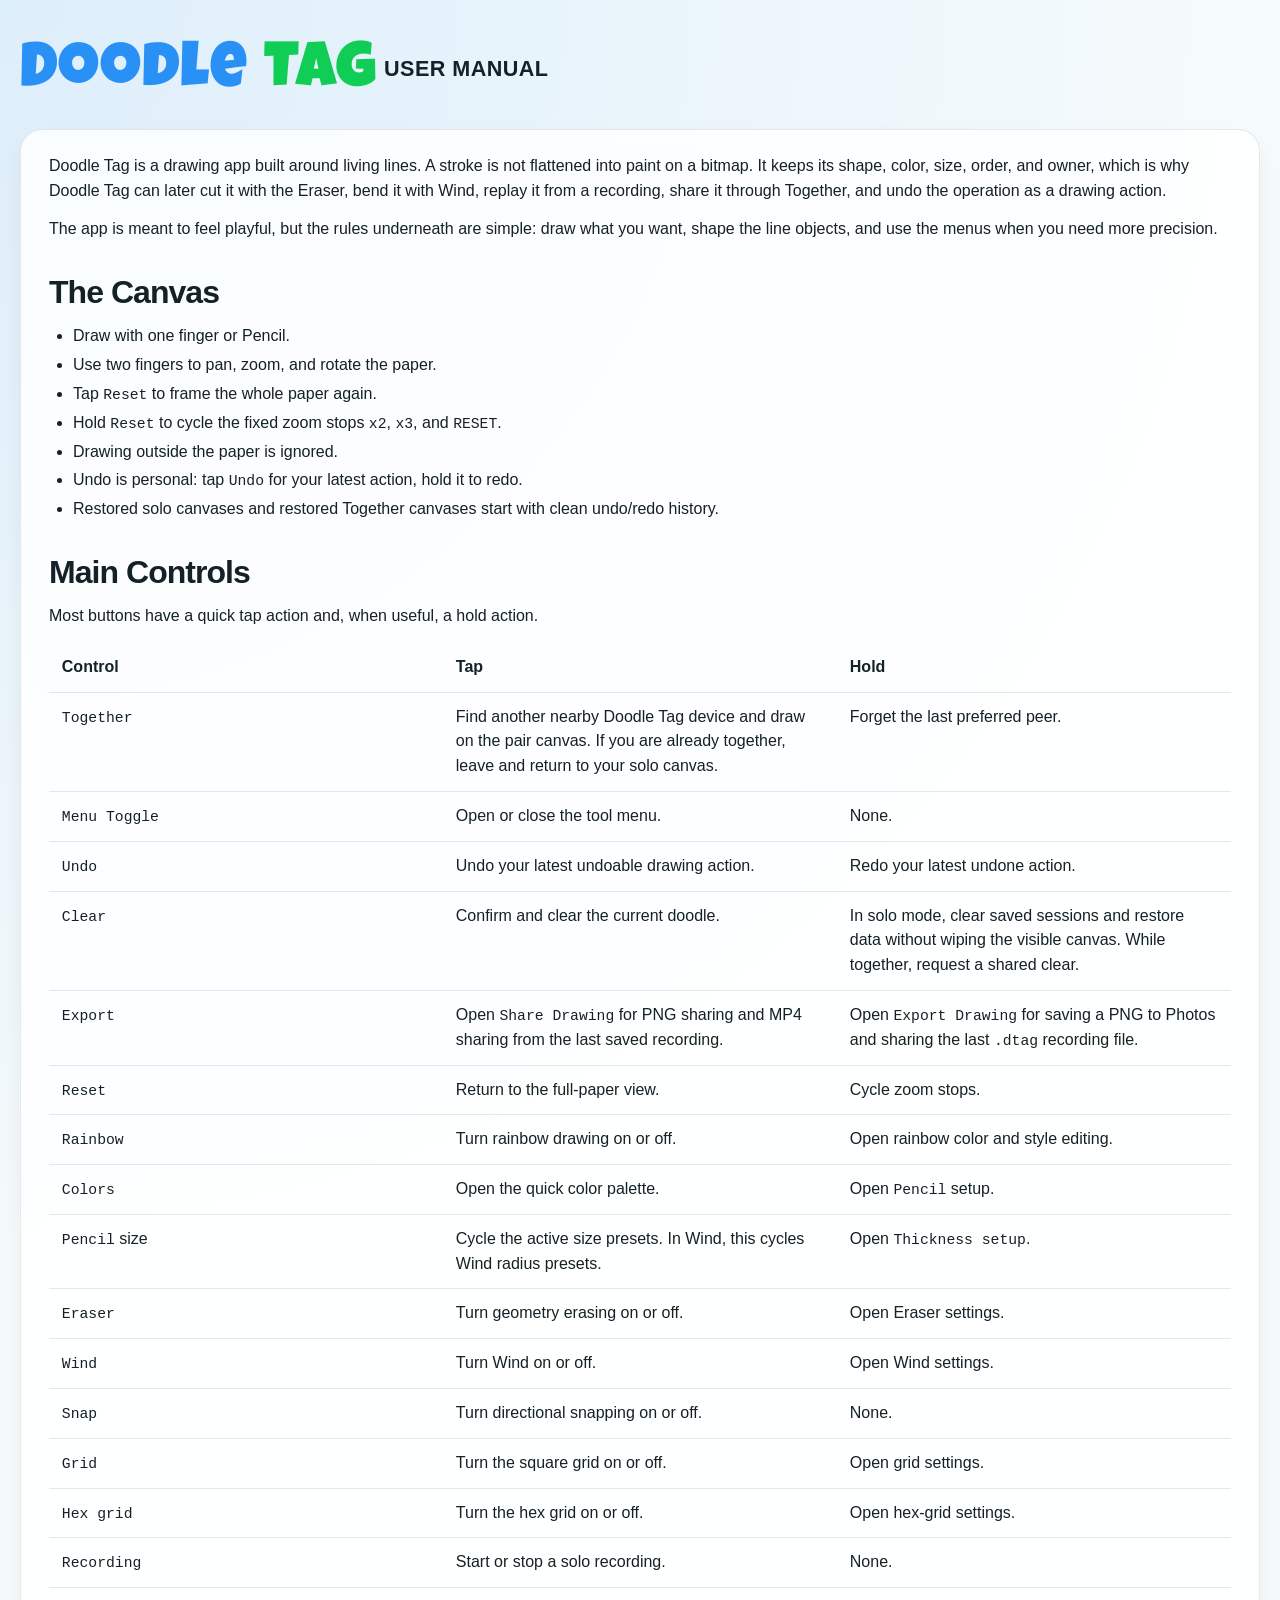
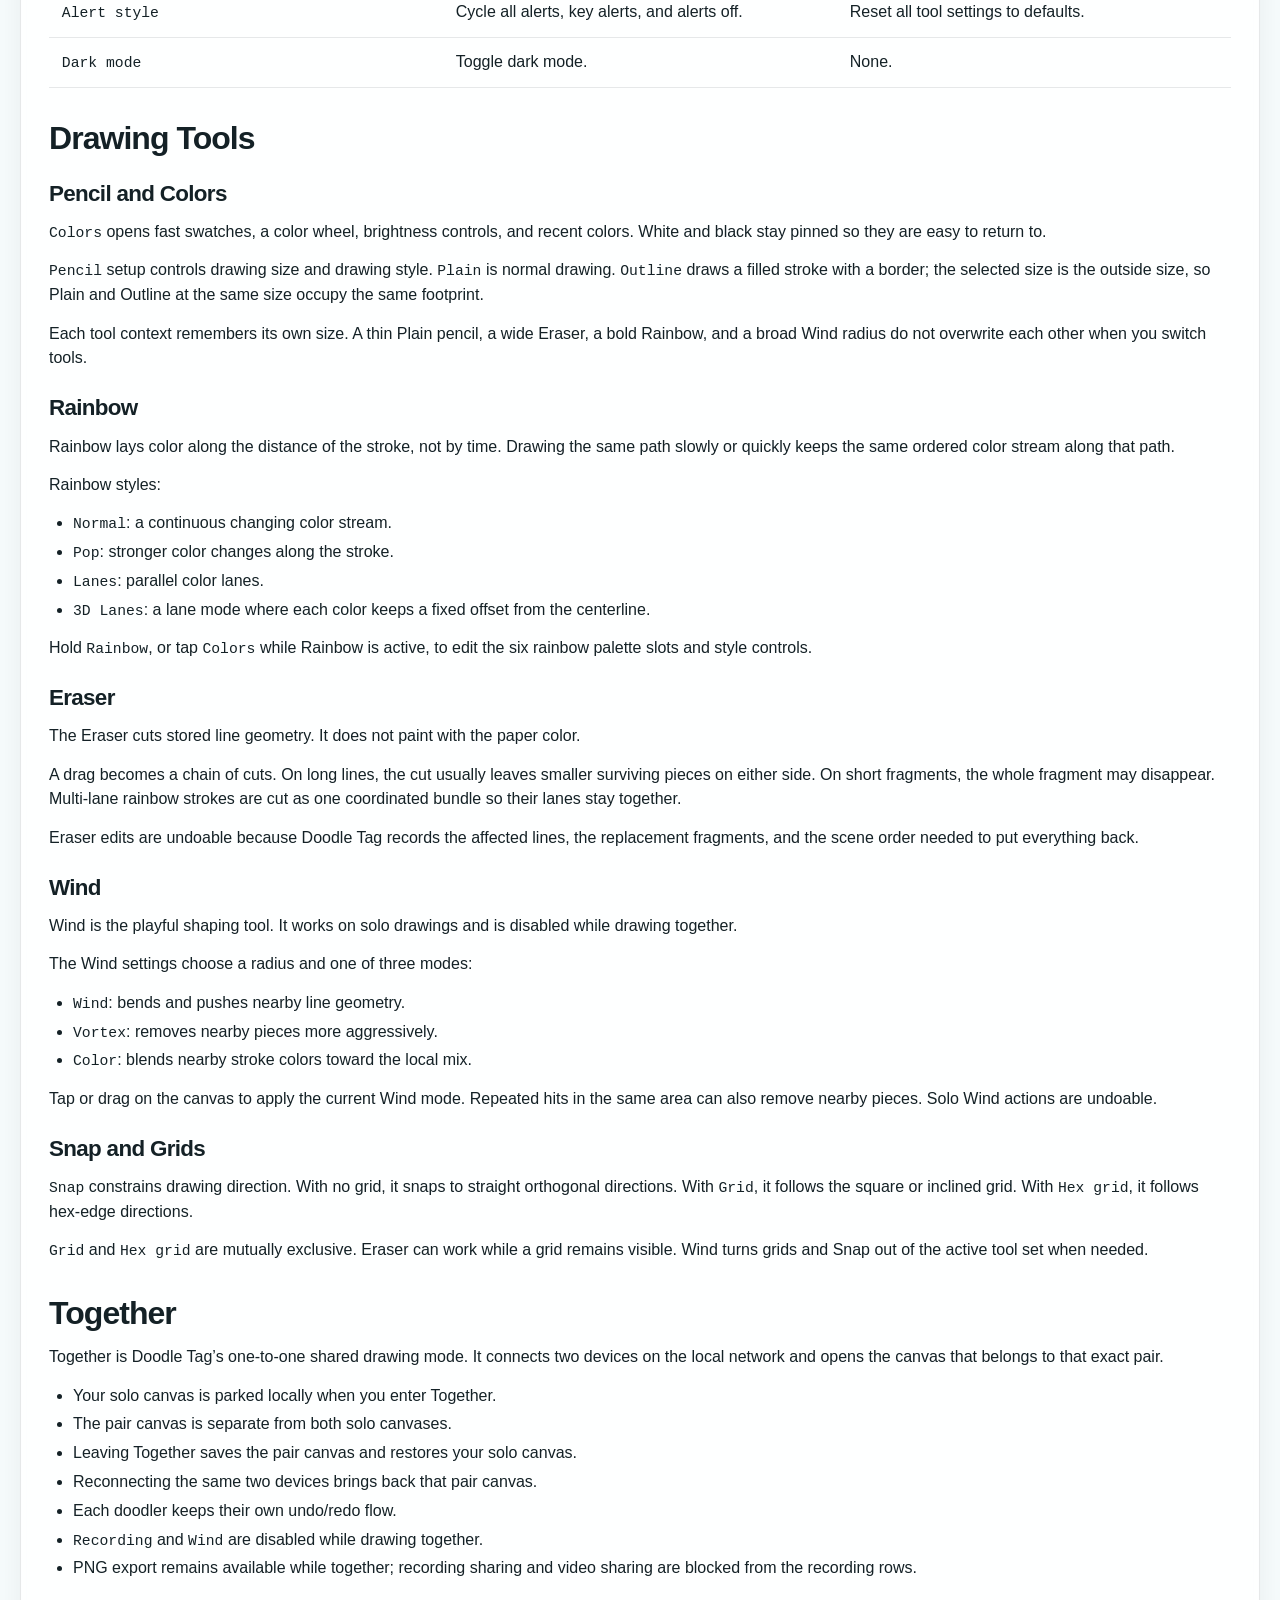
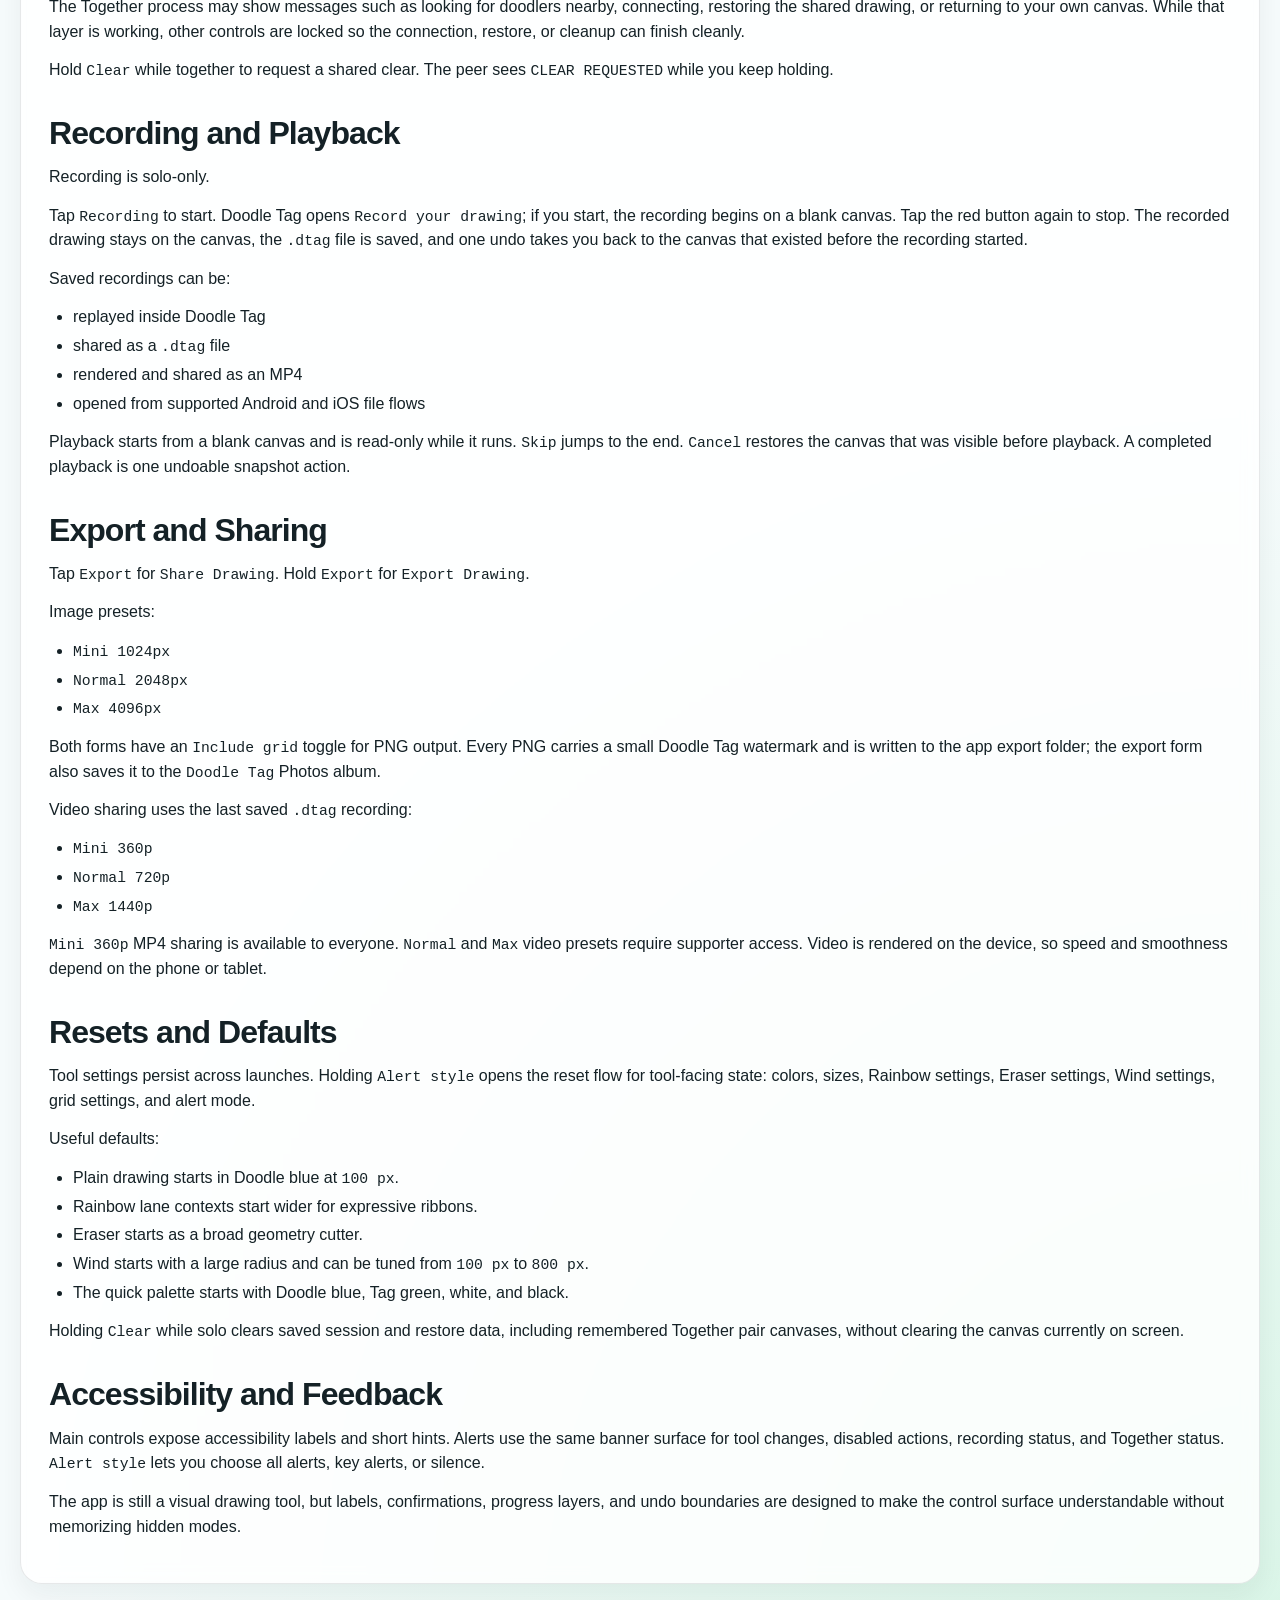
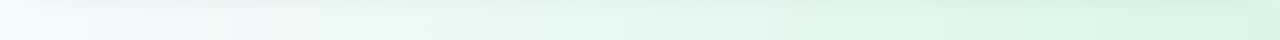
<file: docs/user.html>
<!DOCTYPE html>
<html xmlns="http://www.w3.org/1999/xhtml">
<head>
  <meta charset="utf-8" />
  <meta name="generator" content="pandoc" />
  <meta name="viewport" content="width=device-width, initial-scale=1.0, user-scalable=yes" />
  <title>DoodleTag User Guide</title>
  <style>
    /* Default styles provided by pandoc.
    ** See https://pandoc.org/MANUAL.html#variables-for-html for config info.
    */
    span.smallcaps{font-variant: small-caps;}
    div.columns{display: flex; gap: min(4vw, 1.5em);}
    div.column{flex: auto; overflow-x: auto;}
    div.hanging-indent{margin-left: 1.5em; text-indent: -1.5em;}
    /* The extra [class] is a hack that increases specificity enough to
       override a similar rule in reveal.js */
    ul.task-list[class]{list-style: none;}
    ul.task-list li input[type="checkbox"] {
      font-size: inherit;
      width: 0.8em;
      margin: 0 0.8em 0.2em -1.6em;
      vertical-align: middle;
    }
    .display.math{display: block; text-align: center; margin: 0.5rem auto;}
  </style>
  <link rel="preconnect" href="https://fonts.googleapis.com" />
  <link rel="preconnect" href="https://fonts.gstatic.com" crossorigin />
  <link href="https://fonts.googleapis.com/css2?family=Luckiest+Guy&display=swap" rel="stylesheet" />
  <link rel="stylesheet" href="docs.css?v=2" />
</head>
<body>
<main class="doc-shell">
<h1 class="doc-brand"><span class="brand-blue">Doodle</span> <span class="brand-green">Tag</span><span class="brand-suffix">user manual</span></h1>
<article class="doc-panel"><p>Doodle Tag is a drawing app built around living lines. A stroke is
not flattened into paint on a bitmap. It keeps its shape, color, size,
order, and owner, which is why Doodle Tag can later cut it with the
Eraser, bend it with Wind, replay it from a recording, share it through
Together, and undo the operation as a drawing action.</p>
<p>The app is meant to feel playful, but the rules underneath are
simple: draw what you want, shape the line objects, and use the menus
when you need more precision.</p>
<h2 id="the-canvas">The Canvas</h2>
<ul>
<li>Draw with one finger or Pencil.</li>
<li>Use two fingers to pan, zoom, and rotate the paper.</li>
<li>Tap <code>Reset</code> to frame the whole paper again.</li>
<li>Hold <code>Reset</code> to cycle the fixed zoom stops
<code>x2</code>, <code>x3</code>, and <code>RESET</code>.</li>
<li>Drawing outside the paper is ignored.</li>
<li>Undo is personal: tap <code>Undo</code> for your latest action, hold
it to redo.</li>
<li>Restored solo canvases and restored Together canvases start with
clean undo/redo history.</li>
</ul>
<h2 id="main-controls">Main Controls</h2>
<p>Most buttons have a quick tap action and, when useful, a hold
action.</p>
<table>
<colgroup>
<col style="width: 33%" />
<col style="width: 33%" />
<col style="width: 33%" />
</colgroup>
<thead>
<tr>
<th>Control</th>
<th>Tap</th>
<th>Hold</th>
</tr>
</thead>
<tbody>
<tr>
<td><code>Together</code></td>
<td>Find another nearby Doodle Tag device and draw on the pair canvas.
If you are already together, leave and return to your solo canvas.</td>
<td>Forget the last preferred peer.</td>
</tr>
<tr>
<td><code>Menu Toggle</code></td>
<td>Open or close the tool menu.</td>
<td>None.</td>
</tr>
<tr>
<td><code>Undo</code></td>
<td>Undo your latest undoable drawing action.</td>
<td>Redo your latest undone action.</td>
</tr>
<tr>
<td><code>Clear</code></td>
<td>Confirm and clear the current doodle.</td>
<td>In solo mode, clear saved sessions and restore data without wiping
the visible canvas. While together, request a shared clear.</td>
</tr>
<tr>
<td><code>Export</code></td>
<td>Open <code>Share Drawing</code> for PNG sharing and MP4 sharing from
the last saved recording.</td>
<td>Open <code>Export Drawing</code> for saving a PNG to Photos and
sharing the last <code>.dtag</code> recording file.</td>
</tr>
<tr>
<td><code>Reset</code></td>
<td>Return to the full-paper view.</td>
<td>Cycle zoom stops.</td>
</tr>
<tr>
<td><code>Rainbow</code></td>
<td>Turn rainbow drawing on or off.</td>
<td>Open rainbow color and style editing.</td>
</tr>
<tr>
<td><code>Colors</code></td>
<td>Open the quick color palette.</td>
<td>Open <code>Pencil</code> setup.</td>
</tr>
<tr>
<td><code>Pencil</code> size</td>
<td>Cycle the active size presets. In Wind, this cycles Wind radius
presets.</td>
<td>Open <code>Thickness setup</code>.</td>
</tr>
<tr>
<td><code>Eraser</code></td>
<td>Turn geometry erasing on or off.</td>
<td>Open Eraser settings.</td>
</tr>
<tr>
<td><code>Wind</code></td>
<td>Turn Wind on or off.</td>
<td>Open Wind settings.</td>
</tr>
<tr>
<td><code>Snap</code></td>
<td>Turn directional snapping on or off.</td>
<td>None.</td>
</tr>
<tr>
<td><code>Grid</code></td>
<td>Turn the square grid on or off.</td>
<td>Open grid settings.</td>
</tr>
<tr>
<td><code>Hex grid</code></td>
<td>Turn the hex grid on or off.</td>
<td>Open hex-grid settings.</td>
</tr>
<tr>
<td><code>Recording</code></td>
<td>Start or stop a solo recording.</td>
<td>None.</td>
</tr>
<tr>
<td><code>Alert style</code></td>
<td>Cycle all alerts, key alerts, and alerts off.</td>
<td>Reset all tool settings to defaults.</td>
</tr>
<tr>
<td><code>Dark mode</code></td>
<td>Toggle dark mode.</td>
<td>None.</td>
</tr>
</tbody>
</table>
<h2 id="drawing-tools">Drawing Tools</h2>
<h3 id="pencil-and-colors">Pencil and Colors</h3>
<p><code>Colors</code> opens fast swatches, a color wheel, brightness
controls, and recent colors. White and black stay pinned so they are
easy to return to.</p>
<p><code>Pencil</code> setup controls drawing size and drawing style.
<code>Plain</code> is normal drawing. <code>Outline</code> draws a
filled stroke with a border; the selected size is the outside size, so
Plain and Outline at the same size occupy the same footprint.</p>
<p>Each tool context remembers its own size. A thin Plain pencil, a wide
Eraser, a bold Rainbow, and a broad Wind radius do not overwrite each
other when you switch tools.</p>
<h3 id="rainbow">Rainbow</h3>
<p>Rainbow lays color along the distance of the stroke, not by time.
Drawing the same path slowly or quickly keeps the same ordered color
stream along that path.</p>
<p>Rainbow styles:</p>
<ul>
<li><code>Normal</code>: a continuous changing color stream.</li>
<li><code>Pop</code>: stronger color changes along the stroke.</li>
<li><code>Lanes</code>: parallel color lanes.</li>
<li><code>3D Lanes</code>: a lane mode where each color keeps a fixed
offset from the centerline.</li>
</ul>
<p>Hold <code>Rainbow</code>, or tap <code>Colors</code> while Rainbow
is active, to edit the six rainbow palette slots and style controls.</p>
<h3 id="eraser">Eraser</h3>
<p>The Eraser cuts stored line geometry. It does not paint with the
paper color.</p>
<p>A drag becomes a chain of cuts. On long lines, the cut usually leaves
smaller surviving pieces on either side. On short fragments, the whole
fragment may disappear. Multi-lane rainbow strokes are cut as one
coordinated bundle so their lanes stay together.</p>
<p>Eraser edits are undoable because Doodle Tag records the affected
lines, the replacement fragments, and the scene order needed to put
everything back.</p>
<h3 id="wind">Wind</h3>
<p>Wind is the playful shaping tool. It works on solo drawings and is
disabled while drawing together.</p>
<p>The Wind settings choose a radius and one of three modes:</p>
<ul>
<li><code>Wind</code>: bends and pushes nearby line geometry.</li>
<li><code>Vortex</code>: removes nearby pieces more aggressively.</li>
<li><code>Color</code>: blends nearby stroke colors toward the local
mix.</li>
</ul>
<p>Tap or drag on the canvas to apply the current Wind mode. Repeated
hits in the same area can also remove nearby pieces. Solo Wind actions
are undoable.</p>
<h3 id="snap-and-grids">Snap and Grids</h3>
<p><code>Snap</code> constrains drawing direction. With no grid, it
snaps to straight orthogonal directions. With <code>Grid</code>, it
follows the square or inclined grid. With <code>Hex grid</code>, it
follows hex-edge directions.</p>
<p><code>Grid</code> and <code>Hex grid</code> are mutually exclusive.
Eraser can work while a grid remains visible. Wind turns grids and Snap
out of the active tool set when needed.</p>
<h2 id="together">Together</h2>
<p>Together is Doodle Tag’s one-to-one shared drawing mode. It connects
two devices on the local network and opens the canvas that belongs to
that exact pair.</p>
<ul>
<li>Your solo canvas is parked locally when you enter Together.</li>
<li>The pair canvas is separate from both solo canvases.</li>
<li>Leaving Together saves the pair canvas and restores your solo
canvas.</li>
<li>Reconnecting the same two devices brings back that pair canvas.</li>
<li>Each doodler keeps their own undo/redo flow.</li>
<li><code>Recording</code> and <code>Wind</code> are disabled while
drawing together.</li>
<li>PNG export remains available while together; recording sharing and
video sharing are blocked from the recording rows.</li>
</ul>
<p>The Together process may show messages such as looking for doodlers
nearby, connecting, restoring the shared drawing, or returning to your
own canvas. While that layer is working, other controls are locked so
the connection, restore, or cleanup can finish cleanly.</p>
<p>Hold <code>Clear</code> while together to request a shared clear. The
peer sees <code>CLEAR REQUESTED</code> while you keep holding.</p>
<h2 id="recording-and-playback">Recording and Playback</h2>
<p>Recording is solo-only.</p>
<p>Tap <code>Recording</code> to start. Doodle Tag opens
<code>Record your drawing</code>; if you start, the recording begins on
a blank canvas. Tap the red button again to stop. The recorded drawing
stays on the canvas, the <code>.dtag</code> file is saved, and one undo
takes you back to the canvas that existed before the recording
started.</p>
<p>Saved recordings can be:</p>
<ul>
<li>replayed inside Doodle Tag</li>
<li>shared as a <code>.dtag</code> file</li>
<li>rendered and shared as an MP4</li>
<li>opened from supported Android and iOS file flows</li>
</ul>
<p>Playback starts from a blank canvas and is read-only while it runs.
<code>Skip</code> jumps to the end. <code>Cancel</code> restores the
canvas that was visible before playback. A completed playback is one
undoable snapshot action.</p>
<h2 id="export-and-sharing">Export and Sharing</h2>
<p>Tap <code>Export</code> for <code>Share Drawing</code>. Hold
<code>Export</code> for <code>Export Drawing</code>.</p>
<p>Image presets:</p>
<ul>
<li><code>Mini 1024px</code></li>
<li><code>Normal 2048px</code></li>
<li><code>Max 4096px</code></li>
</ul>
<p>Both forms have an <code>Include grid</code> toggle for PNG output.
Every PNG carries a small Doodle Tag watermark and is written to the app
export folder; the export form also saves it to the
<code>Doodle Tag</code> Photos album.</p>
<p>Video sharing uses the last saved <code>.dtag</code> recording:</p>
<ul>
<li><code>Mini 360p</code></li>
<li><code>Normal 720p</code></li>
<li><code>Max 1440p</code></li>
</ul>
<p><code>Mini 360p</code> MP4 sharing is available to everyone.
<code>Normal</code> and <code>Max</code> video presets require supporter
access. Video is rendered on the device, so speed and smoothness depend
on the phone or tablet.</p>
<h2 id="resets-and-defaults">Resets and Defaults</h2>
<p>Tool settings persist across launches. Holding
<code>Alert style</code> opens the reset flow for tool-facing state:
colors, sizes, Rainbow settings, Eraser settings, Wind settings, grid
settings, and alert mode.</p>
<p>Useful defaults:</p>
<ul>
<li>Plain drawing starts in Doodle blue at <code>100 px</code>.</li>
<li>Rainbow lane contexts start wider for expressive ribbons.</li>
<li>Eraser starts as a broad geometry cutter.</li>
<li>Wind starts with a large radius and can be tuned from
<code>100 px</code> to <code>800 px</code>.</li>
<li>The quick palette starts with Doodle blue, Tag green, white, and
black.</li>
</ul>
<p>Holding <code>Clear</code> while solo clears saved session and
restore data, including remembered Together pair canvases, without
clearing the canvas currently on screen.</p>
<h2 id="accessibility-and-feedback">Accessibility and Feedback</h2>
<p>Main controls expose accessibility labels and short hints. Alerts use
the same banner surface for tool changes, disabled actions, recording
status, and Together status. <code>Alert style</code> lets you choose
all alerts, key alerts, or silence.</p>
<p>The app is still a visual drawing tool, but labels, confirmations,
progress layers, and undo boundaries are designed to make the control
surface understandable without memorizing hidden modes.</p>
</article>
</main>
</body>
</html>
</file>
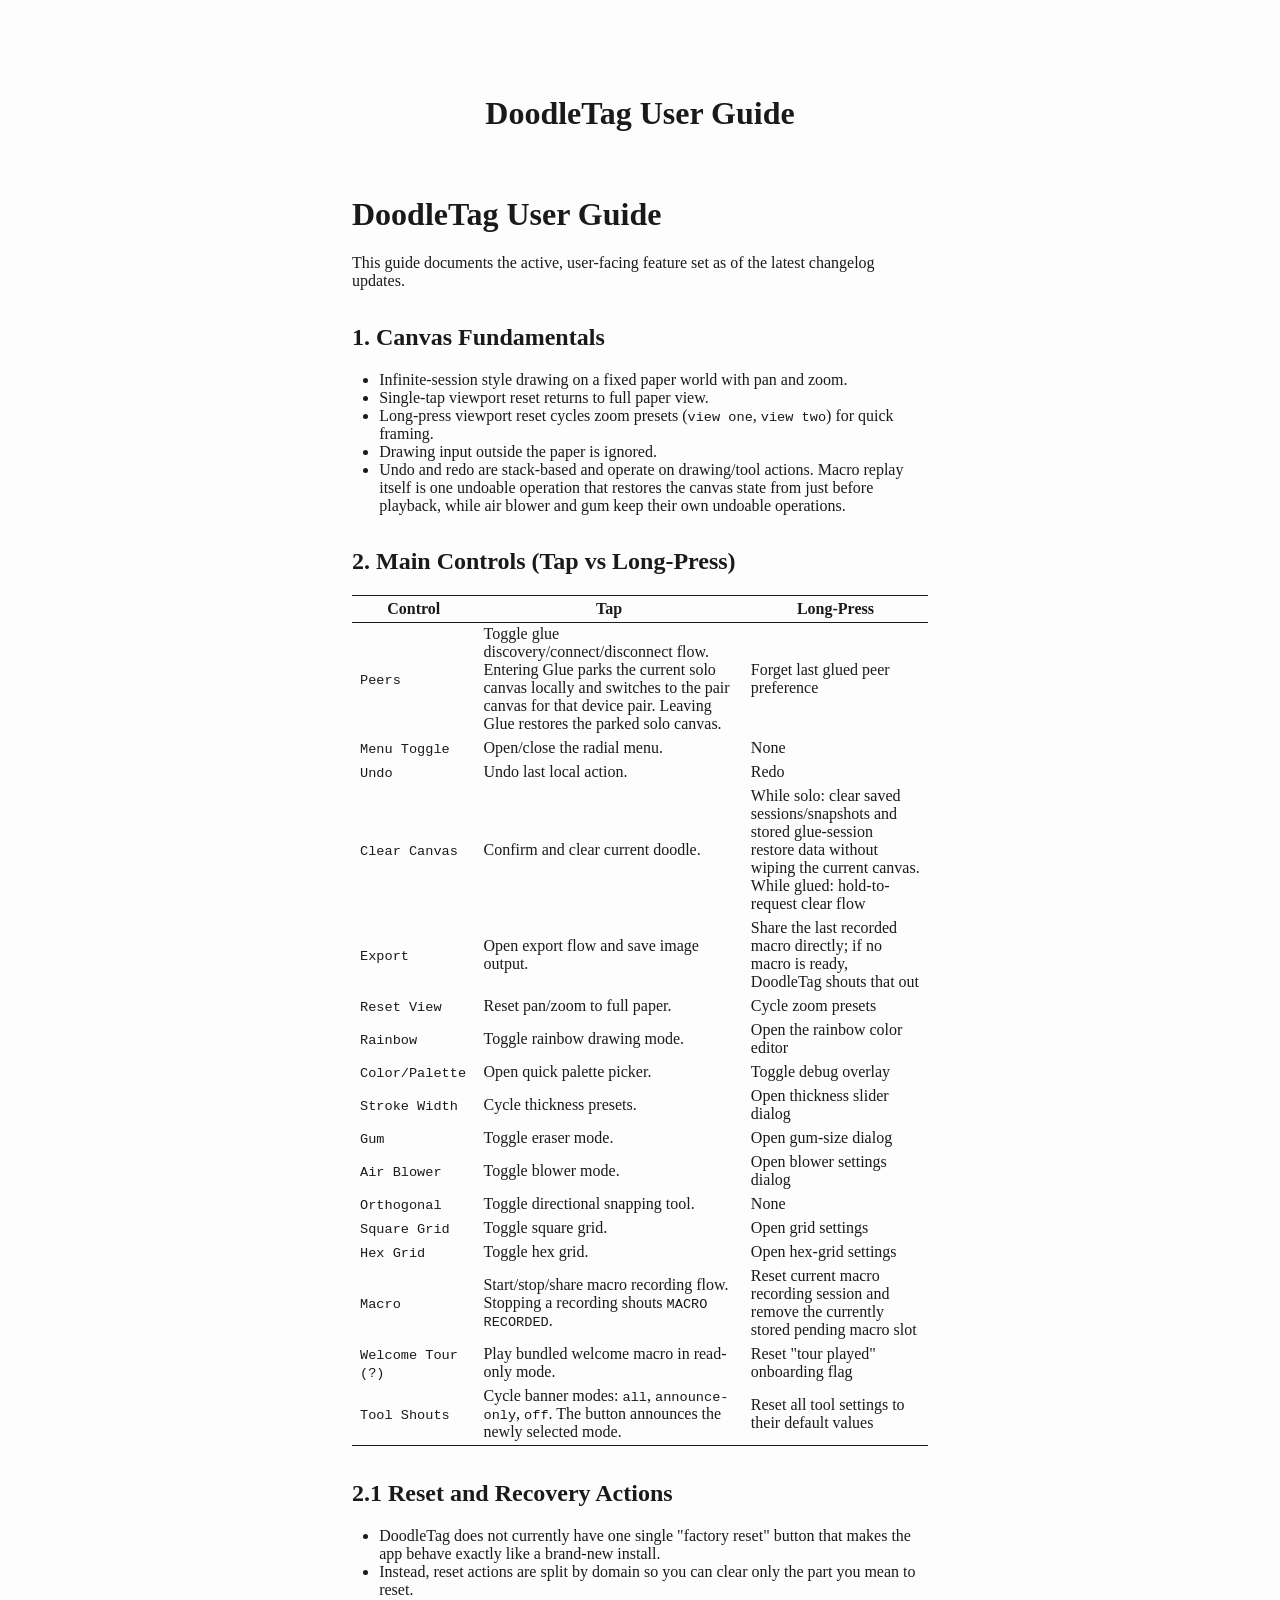
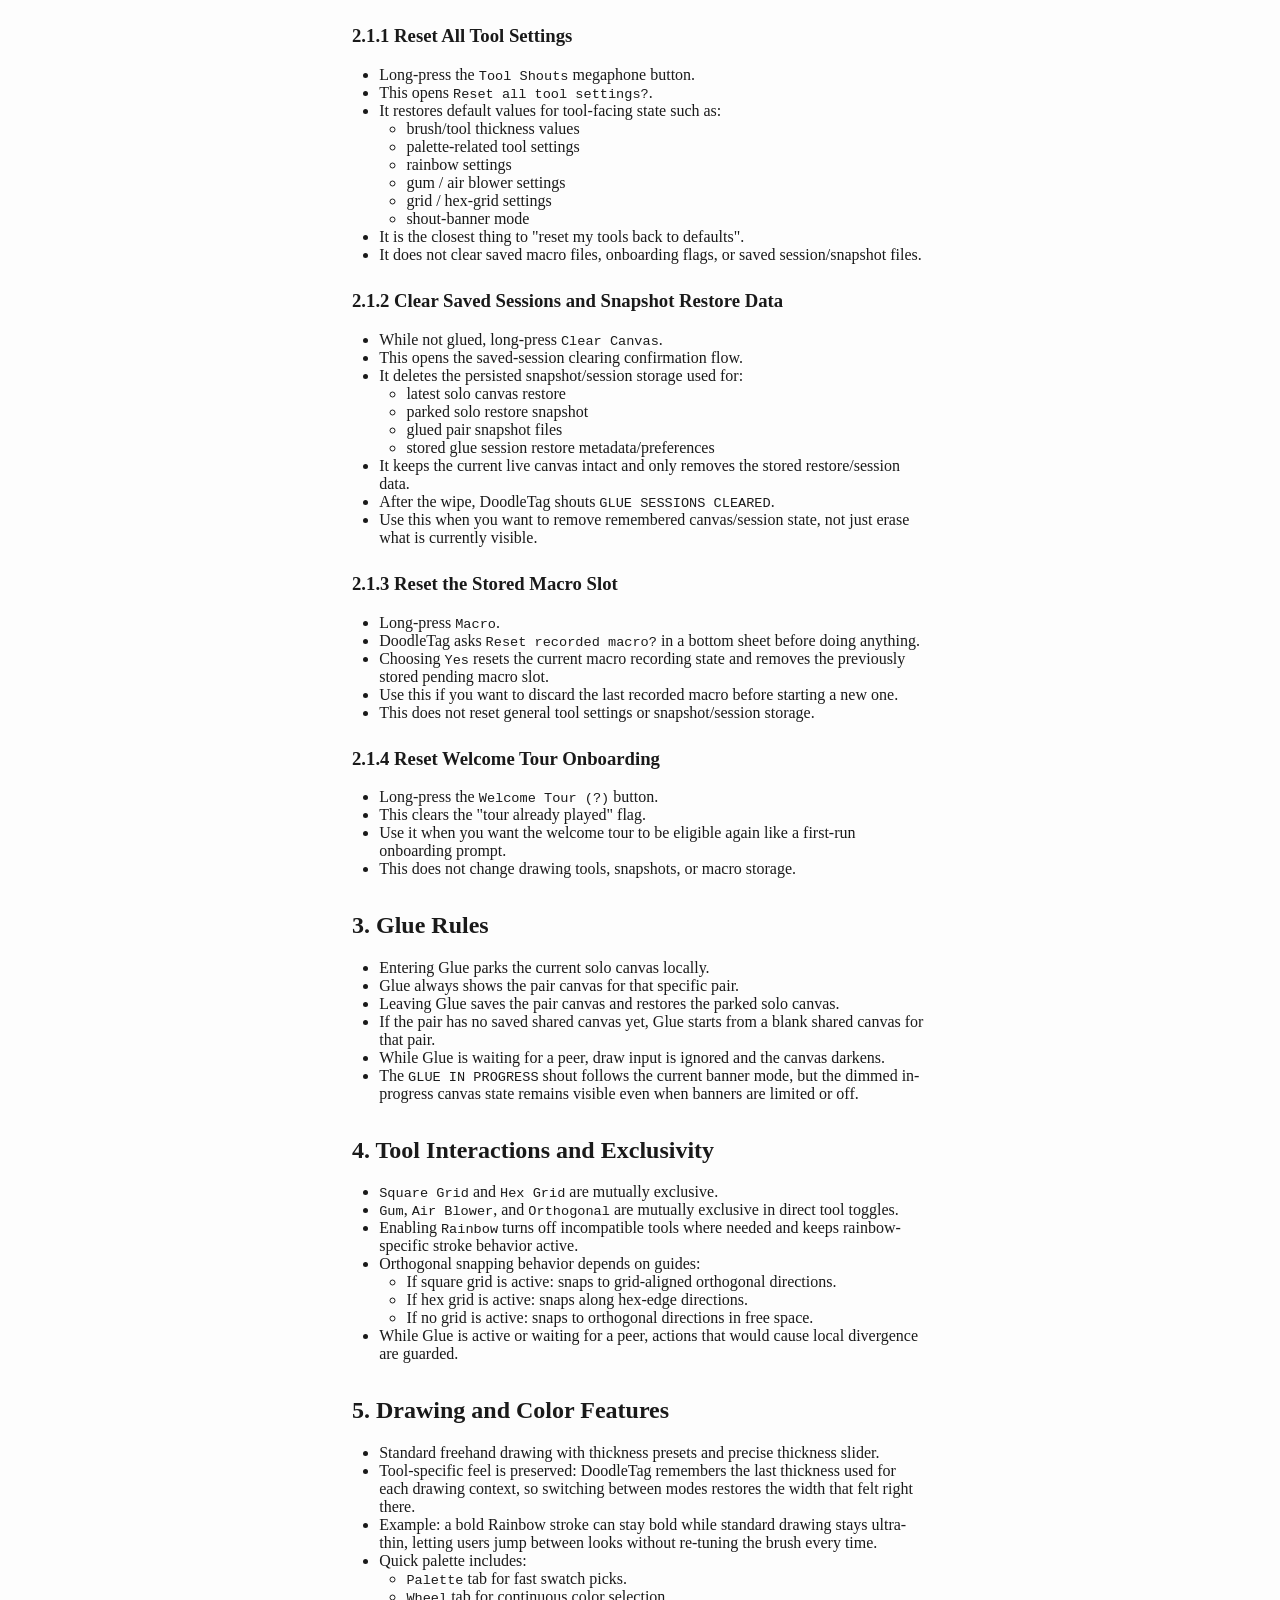
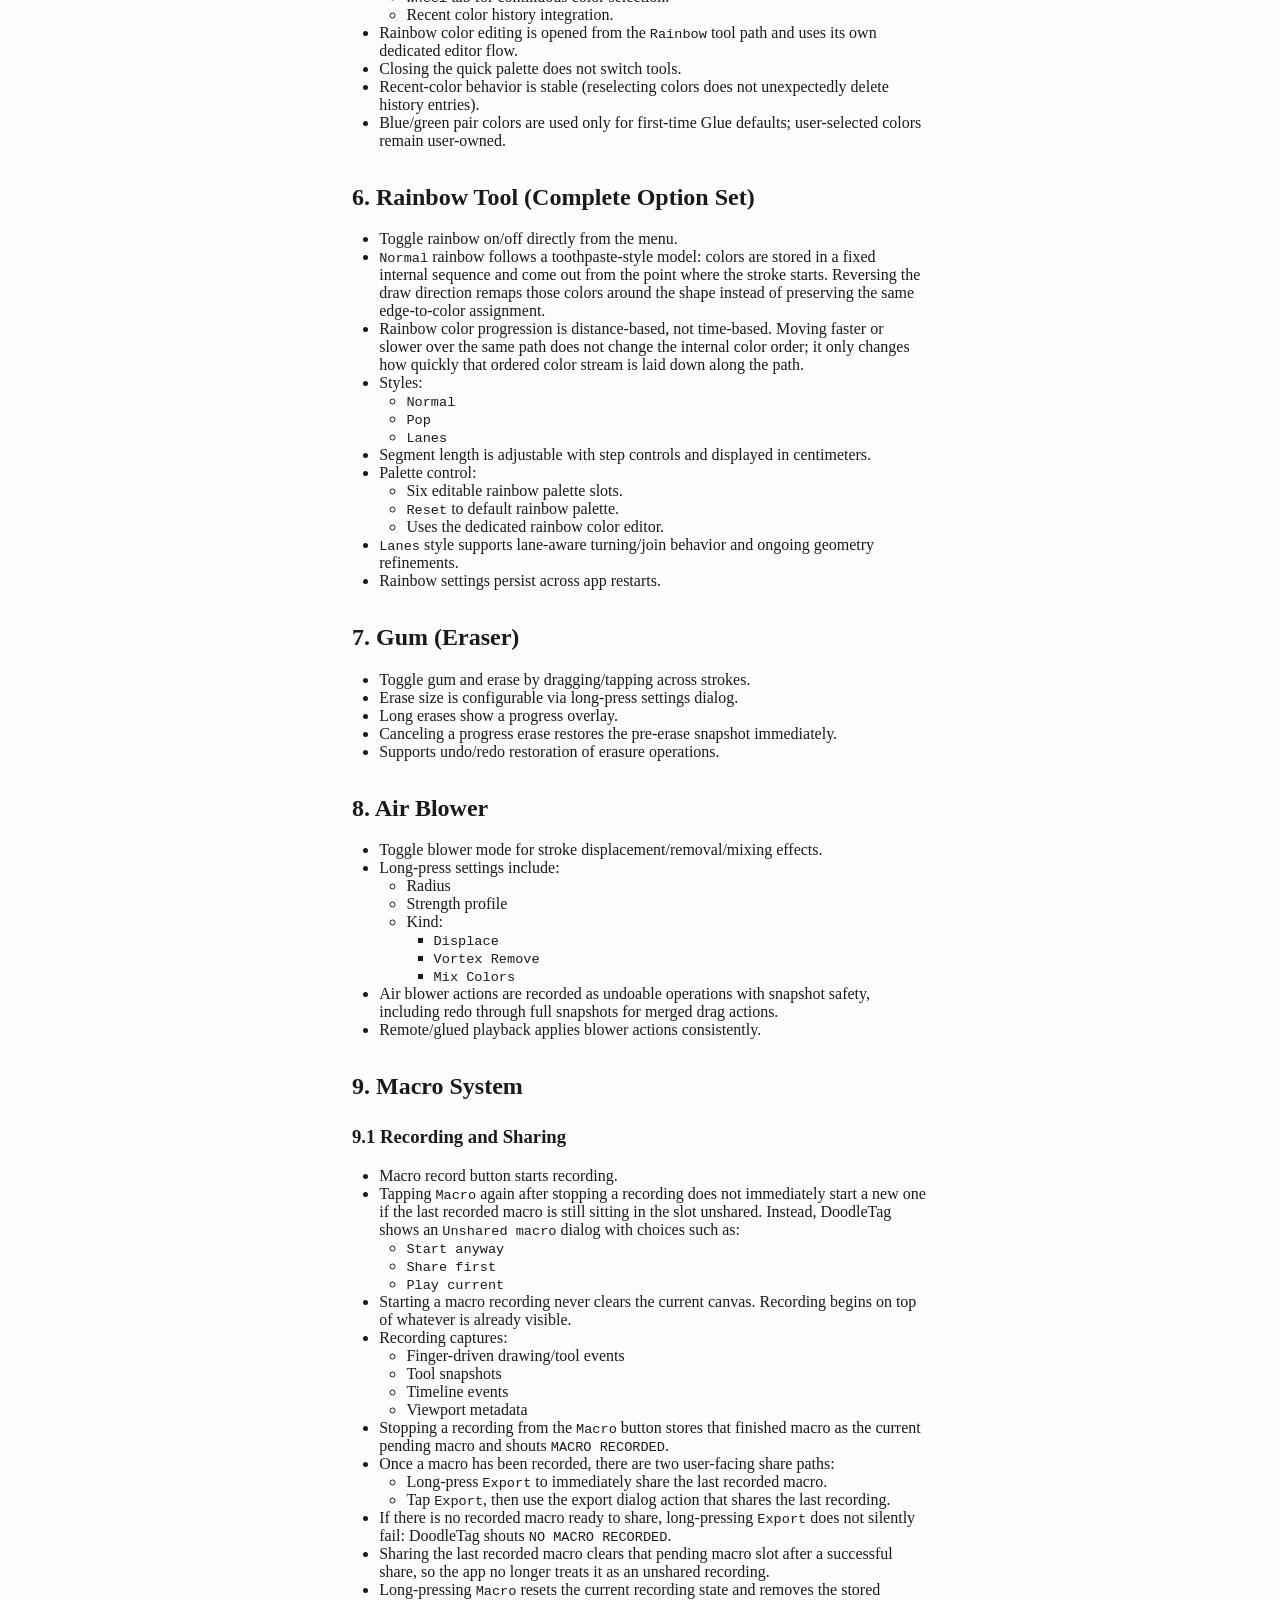
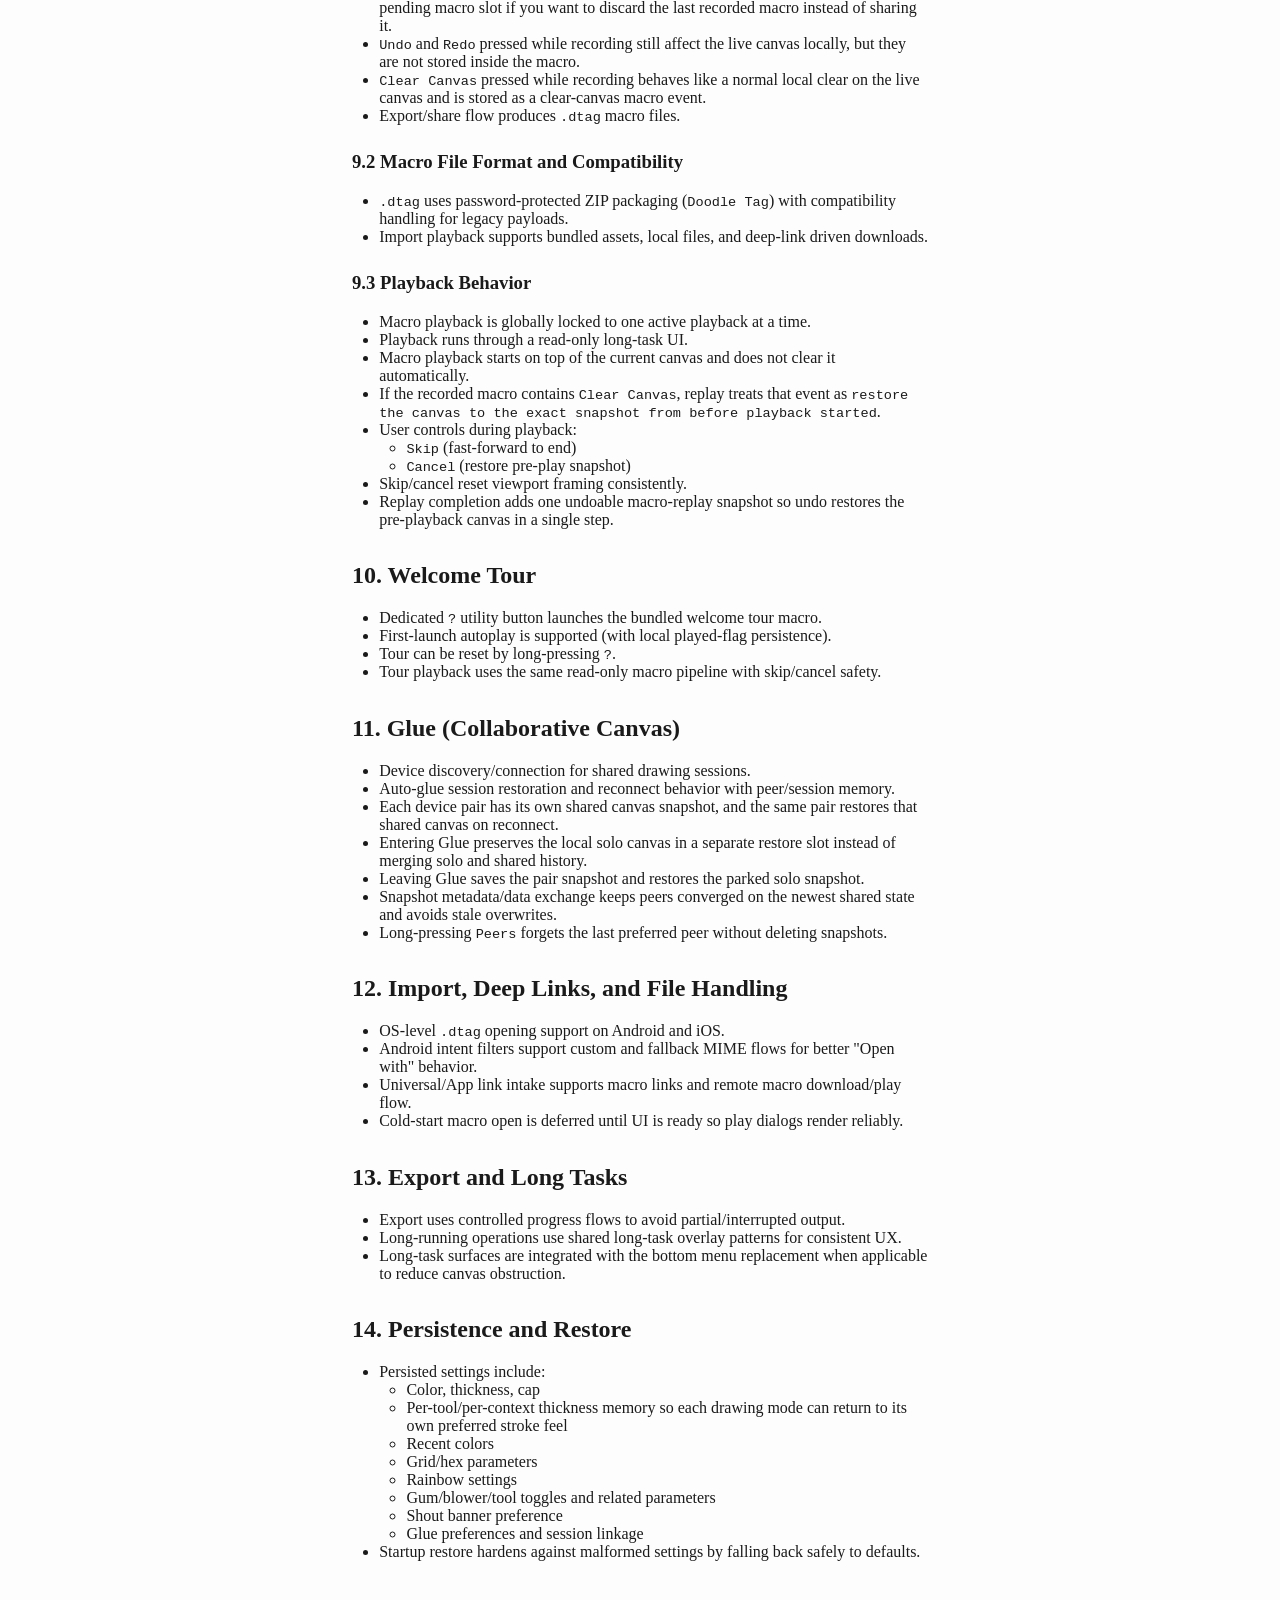
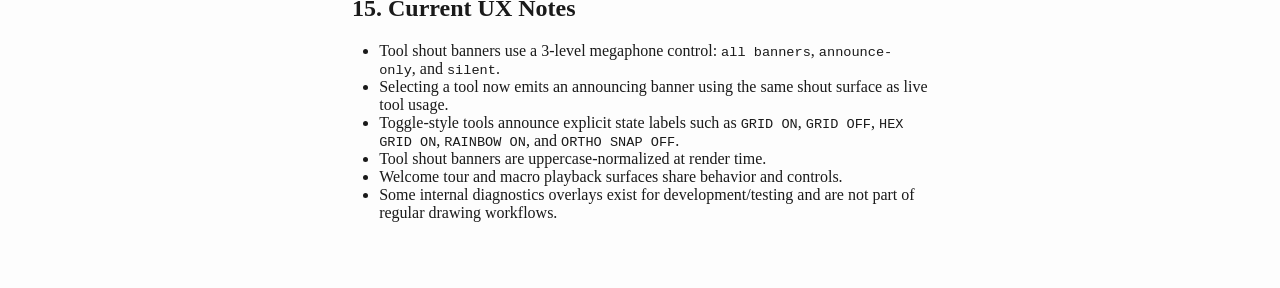
<file: docs/USER.html>
<!DOCTYPE html>
<html xmlns="http://www.w3.org/1999/xhtml">
<head>
  <meta charset="utf-8" />
  <meta name="generator" content="pandoc" />
  <meta name="viewport" content="width=device-width, initial-scale=1.0, user-scalable=yes" />
  <title>DoodleTag User Guide</title>
  <style>
    /* Default styles provided by pandoc.
    ** See https://pandoc.org/MANUAL.html#variables-for-html for config info.
    */
    html {
      color: #1a1a1a;
      background-color: #fdfdfd;
    }
    body {
      margin: 0 auto;
      max-width: 36em;
      padding-left: 50px;
      padding-right: 50px;
      padding-top: 50px;
      padding-bottom: 50px;
      hyphens: auto;
      overflow-wrap: break-word;
      text-rendering: optimizeLegibility;
      font-kerning: normal;
    }
    @media (max-width: 600px) {
      body {
        font-size: 0.9em;
        padding: 12px;
      }
      h1 {
        font-size: 1.8em;
      }
    }
    @media print {
      html {
        background-color: white;
      }
      body {
        background-color: transparent;
        color: black;
        font-size: 12pt;
      }
      p, h2, h3 {
        orphans: 3;
        widows: 3;
      }
      h2, h3, h4 {
        page-break-after: avoid;
      }
    }
    p {
      margin: 1em 0;
    }
    a {
      color: #1a1a1a;
    }
    a:visited {
      color: #1a1a1a;
    }
    img {
      max-width: 100%;
    }
    svg {
      height: auto;
      max-width: 100%;
    }
    h1, h2, h3, h4, h5, h6 {
      margin-top: 1.4em;
    }
    h5, h6 {
      font-size: 1em;
      font-style: italic;
    }
    h6 {
      font-weight: normal;
    }
    ol, ul {
      padding-left: 1.7em;
      margin-top: 1em;
    }
    li > ol, li > ul {
      margin-top: 0;
    }
    blockquote {
      margin: 1em 0 1em 1.7em;
      padding-left: 1em;
      border-left: 2px solid #e6e6e6;
      color: #606060;
    }
    code {
      font-family: Menlo, Monaco, Consolas, 'Lucida Console', monospace;
      font-size: 85%;
      margin: 0;
      hyphens: manual;
    }
    pre {
      margin: 1em 0;
      overflow: auto;
    }
    pre code {
      padding: 0;
      overflow: visible;
      overflow-wrap: normal;
    }
    .sourceCode {
     background-color: transparent;
     overflow: visible;
    }
    hr {
      border: none;
      border-top: 1px solid #1a1a1a;
      height: 1px;
      margin: 1em 0;
    }
    table {
      margin: 1em 0;
      border-collapse: collapse;
      width: 100%;
      overflow-x: auto;
      display: block;
      font-variant-numeric: lining-nums tabular-nums;
    }
    table caption {
      margin-bottom: 0.75em;
    }
    tbody {
      margin-top: 0.5em;
      border-top: 1px solid #1a1a1a;
      border-bottom: 1px solid #1a1a1a;
    }
    th {
      border-top: 1px solid #1a1a1a;
      padding: 0.25em 0.5em 0.25em 0.5em;
    }
    td {
      padding: 0.125em 0.5em 0.25em 0.5em;
    }
    header {
      margin-bottom: 4em;
      text-align: center;
    }
    #TOC li {
      list-style: none;
    }
    #TOC ul {
      padding-left: 1.3em;
    }
    #TOC > ul {
      padding-left: 0;
    }
    #TOC a:not(:hover) {
      text-decoration: none;
    }
    code{white-space: pre-wrap;}
    span.smallcaps{font-variant: small-caps;}
    div.columns{display: flex; gap: min(4vw, 1.5em);}
    div.column{flex: auto; overflow-x: auto;}
    div.hanging-indent{margin-left: 1.5em; text-indent: -1.5em;}
    /* The extra [class] is a hack that increases specificity enough to
       override a similar rule in reveal.js */
    ul.task-list[class]{list-style: none;}
    ul.task-list li input[type="checkbox"] {
      font-size: inherit;
      width: 0.8em;
      margin: 0 0.8em 0.2em -1.6em;
      vertical-align: middle;
    }
    .display.math{display: block; text-align: center; margin: 0.5rem auto;}
  </style>
</head>
<body>
<header id="title-block-header">
<h1 class="title">DoodleTag User Guide</h1>
</header>
<h1 id="doodletag-user-guide">DoodleTag User Guide</h1>
<p>This guide documents the active, user-facing feature set as of the
latest changelog updates.</p>
<h2 id="1-canvas-fundamentals">1. Canvas Fundamentals</h2>
<ul>
<li>Infinite-session style drawing on a fixed paper world with pan and
zoom.</li>
<li>Single-tap viewport reset returns to full paper view.</li>
<li>Long-press viewport reset cycles zoom presets
(<code>view one</code>, <code>view two</code>) for quick framing.</li>
<li>Drawing input outside the paper is ignored.</li>
<li>Undo and redo are stack-based and operate on drawing/tool actions.
Macro replay itself is one undoable operation that restores the canvas
state from just before playback, while air blower and gum keep their own
undoable operations.</li>
</ul>
<h2 id="2-main-controls-tap-vs-long-press">2. Main Controls (Tap vs
Long-Press)</h2>
<table>
<thead>
<tr>
<th>Control</th>
<th>Tap</th>
<th>Long-Press</th>
</tr>
</thead>
<tbody>
<tr>
<td><code>Peers</code></td>
<td>Toggle glue discovery/connect/disconnect flow. Entering Glue parks
the current solo canvas locally and switches to the pair canvas for that
device pair. Leaving Glue restores the parked solo canvas.</td>
<td>Forget last glued peer preference</td>
</tr>
<tr>
<td><code>Menu Toggle</code></td>
<td>Open/close the radial menu.</td>
<td>None</td>
</tr>
<tr>
<td><code>Undo</code></td>
<td>Undo last local action.</td>
<td>Redo</td>
</tr>
<tr>
<td><code>Clear Canvas</code></td>
<td>Confirm and clear current doodle.</td>
<td>While solo: clear saved sessions/snapshots and stored glue-session
restore data without wiping the current canvas. While glued:
hold-to-request clear flow</td>
</tr>
<tr>
<td><code>Export</code></td>
<td>Open export flow and save image output.</td>
<td>Share the last recorded macro directly; if no macro is ready,
DoodleTag shouts that out</td>
</tr>
<tr>
<td><code>Reset View</code></td>
<td>Reset pan/zoom to full paper.</td>
<td>Cycle zoom presets</td>
</tr>
<tr>
<td><code>Rainbow</code></td>
<td>Toggle rainbow drawing mode.</td>
<td>Open the rainbow color editor</td>
</tr>
<tr>
<td><code>Color/Palette</code></td>
<td>Open quick palette picker.</td>
<td>Toggle debug overlay</td>
</tr>
<tr>
<td><code>Stroke Width</code></td>
<td>Cycle thickness presets.</td>
<td>Open thickness slider dialog</td>
</tr>
<tr>
<td><code>Gum</code></td>
<td>Toggle eraser mode.</td>
<td>Open gum-size dialog</td>
</tr>
<tr>
<td><code>Air Blower</code></td>
<td>Toggle blower mode.</td>
<td>Open blower settings dialog</td>
</tr>
<tr>
<td><code>Orthogonal</code></td>
<td>Toggle directional snapping tool.</td>
<td>None</td>
</tr>
<tr>
<td><code>Square Grid</code></td>
<td>Toggle square grid.</td>
<td>Open grid settings</td>
</tr>
<tr>
<td><code>Hex Grid</code></td>
<td>Toggle hex grid.</td>
<td>Open hex-grid settings</td>
</tr>
<tr>
<td><code>Macro</code></td>
<td>Start/stop/share macro recording flow. Stopping a recording shouts
<code>MACRO RECORDED</code>.</td>
<td>Reset current macro recording session and remove the currently
stored pending macro slot</td>
</tr>
<tr>
<td><code>Welcome Tour (?)</code></td>
<td>Play bundled welcome macro in read-only mode.</td>
<td>Reset "tour played" onboarding flag</td>
</tr>
<tr>
<td><code>Tool Shouts</code></td>
<td>Cycle banner modes: <code>all</code>, <code>announce-only</code>,
<code>off</code>. The button announces the newly selected mode.</td>
<td>Reset all tool settings to their default values</td>
</tr>
</tbody>
</table>
<h2 id="21-reset-and-recovery-actions">2.1 Reset and Recovery
Actions</h2>
<ul>
<li>DoodleTag does not currently have one single "factory reset" button
that makes the app behave exactly like a brand-new install.</li>
<li>Instead, reset actions are split by domain so you can clear only the
part you mean to reset.</li>
</ul>
<h3 id="211-reset-all-tool-settings">2.1.1 Reset All Tool Settings</h3>
<ul>
<li>Long-press the <code>Tool Shouts</code> megaphone button.</li>
<li>This opens <code>Reset all tool settings?</code>.</li>
<li>It restores default values for tool-facing state such as:
<ul>
<li>brush/tool thickness values</li>
<li>palette-related tool settings</li>
<li>rainbow settings</li>
<li>gum / air blower settings</li>
<li>grid / hex-grid settings</li>
<li>shout-banner mode</li>
</ul></li>
<li>It is the closest thing to "reset my tools back to defaults".</li>
<li>It does not clear saved macro files, onboarding flags, or saved
session/snapshot files.</li>
</ul>
<h3 id="212-clear-saved-sessions-and-snapshot-restore-data">2.1.2 Clear
Saved Sessions and Snapshot Restore Data</h3>
<ul>
<li>While not glued, long-press <code>Clear Canvas</code>.</li>
<li>This opens the saved-session clearing confirmation flow.</li>
<li>It deletes the persisted snapshot/session storage used for:
<ul>
<li>latest solo canvas restore</li>
<li>parked solo restore snapshot</li>
<li>glued pair snapshot files</li>
<li>stored glue session restore metadata/preferences</li>
</ul></li>
<li>It keeps the current live canvas intact and only removes the stored
restore/session data.</li>
<li>After the wipe, DoodleTag shouts
<code>GLUE SESSIONS CLEARED</code>.</li>
<li>Use this when you want to remove remembered canvas/session state,
not just erase what is currently visible.</li>
</ul>
<h3 id="213-reset-the-stored-macro-slot">2.1.3 Reset the Stored Macro
Slot</h3>
<ul>
<li>Long-press <code>Macro</code>.</li>
<li>DoodleTag asks <code>Reset recorded macro?</code> in a bottom sheet
before doing anything.</li>
<li>Choosing <code>Yes</code> resets the current macro recording state
and removes the previously stored pending macro slot.</li>
<li>Use this if you want to discard the last recorded macro before
starting a new one.</li>
<li>This does not reset general tool settings or snapshot/session
storage.</li>
</ul>
<h3 id="214-reset-welcome-tour-onboarding">2.1.4 Reset Welcome Tour
Onboarding</h3>
<ul>
<li>Long-press the <code>Welcome Tour (?)</code> button.</li>
<li>This clears the "tour already played" flag.</li>
<li>Use it when you want the welcome tour to be eligible again like a
first-run onboarding prompt.</li>
<li>This does not change drawing tools, snapshots, or macro
storage.</li>
</ul>
<h2 id="3-glue-rules">3. Glue Rules</h2>
<ul>
<li>Entering Glue parks the current solo canvas locally.</li>
<li>Glue always shows the pair canvas for that specific pair.</li>
<li>Leaving Glue saves the pair canvas and restores the parked solo
canvas.</li>
<li>If the pair has no saved shared canvas yet, Glue starts from a blank
shared canvas for that pair.</li>
<li>While Glue is waiting for a peer, draw input is ignored and the
canvas darkens.</li>
<li>The <code>GLUE IN PROGRESS</code> shout follows the current banner
mode, but the dimmed in-progress canvas state remains visible even when
banners are limited or off.</li>
</ul>
<h2 id="4-tool-interactions-and-exclusivity">4. Tool Interactions and
Exclusivity</h2>
<ul>
<li><code>Square Grid</code> and <code>Hex Grid</code> are mutually
exclusive.</li>
<li><code>Gum</code>, <code>Air Blower</code>, and
<code>Orthogonal</code> are mutually exclusive in direct tool
toggles.</li>
<li>Enabling <code>Rainbow</code> turns off incompatible tools where
needed and keeps rainbow-specific stroke behavior active.</li>
<li>Orthogonal snapping behavior depends on guides:
<ul>
<li>If square grid is active: snaps to grid-aligned orthogonal
directions.</li>
<li>If hex grid is active: snaps along hex-edge directions.</li>
<li>If no grid is active: snaps to orthogonal directions in free
space.</li>
</ul></li>
<li>While Glue is active or waiting for a peer, actions that would cause
local divergence are guarded.</li>
</ul>
<h2 id="5-drawing-and-color-features">5. Drawing and Color Features</h2>
<ul>
<li>Standard freehand drawing with thickness presets and precise
thickness slider.</li>
<li>Tool-specific feel is preserved: DoodleTag remembers the last
thickness used for each drawing context, so switching between modes
restores the width that felt right there.</li>
<li>Example: a bold Rainbow stroke can stay bold while standard drawing
stays ultra-thin, letting users jump between looks without re-tuning the
brush every time.</li>
<li>Quick palette includes:
<ul>
<li><code>Palette</code> tab for fast swatch picks.</li>
<li><code>Wheel</code> tab for continuous color selection.</li>
<li>Recent color history integration.</li>
</ul></li>
<li>Rainbow color editing is opened from the <code>Rainbow</code> tool
path and uses its own dedicated editor flow.</li>
<li>Closing the quick palette does not switch tools.</li>
<li>Recent-color behavior is stable (reselecting colors does not
unexpectedly delete history entries).</li>
<li>Blue/green pair colors are used only for first-time Glue defaults;
user-selected colors remain user-owned.</li>
</ul>
<h2 id="6-rainbow-tool-complete-option-set">6. Rainbow Tool (Complete
Option Set)</h2>
<ul>
<li>Toggle rainbow on/off directly from the menu.</li>
<li><code>Normal</code> rainbow follows a toothpaste-style model: colors
are stored in a fixed internal sequence and come out from the point
where the stroke starts. Reversing the draw direction remaps those
colors around the shape instead of preserving the same edge-to-color
assignment.</li>
<li>Rainbow color progression is distance-based, not time-based. Moving
faster or slower over the same path does not change the internal color
order; it only changes how quickly that ordered color stream is laid
down along the path.</li>
<li>Styles:
<ul>
<li><code>Normal</code></li>
<li><code>Pop</code></li>
<li><code>Lanes</code></li>
</ul></li>
<li>Segment length is adjustable with step controls and displayed in
centimeters.</li>
<li>Palette control:
<ul>
<li>Six editable rainbow palette slots.</li>
<li><code>Reset</code> to default rainbow palette.</li>
<li>Uses the dedicated rainbow color editor.</li>
</ul></li>
<li><code>Lanes</code> style supports lane-aware turning/join behavior
and ongoing geometry refinements.</li>
<li>Rainbow settings persist across app restarts.</li>
</ul>
<h2 id="7-gum-eraser">7. Gum (Eraser)</h2>
<ul>
<li>Toggle gum and erase by dragging/tapping across strokes.</li>
<li>Erase size is configurable via long-press settings dialog.</li>
<li>Long erases show a progress overlay.</li>
<li>Canceling a progress erase restores the pre-erase snapshot
immediately.</li>
<li>Supports undo/redo restoration of erasure operations.</li>
</ul>
<h2 id="8-air-blower">8. Air Blower</h2>
<ul>
<li>Toggle blower mode for stroke displacement/removal/mixing
effects.</li>
<li>Long-press settings include:
<ul>
<li>Radius</li>
<li>Strength profile</li>
<li>Kind:
<ul>
<li><code>Displace</code></li>
<li><code>Vortex Remove</code></li>
<li><code>Mix Colors</code></li>
</ul></li>
</ul></li>
<li>Air blower actions are recorded as undoable operations with snapshot
safety, including redo through full snapshots for merged drag
actions.</li>
<li>Remote/glued playback applies blower actions consistently.</li>
</ul>
<h2 id="9-macro-system">9. Macro System</h2>
<h3 id="91-recording-and-sharing">9.1 Recording and Sharing</h3>
<ul>
<li>Macro record button starts recording.</li>
<li>Tapping <code>Macro</code> again after stopping a recording does not
immediately start a new one if the last recorded macro is still sitting
in the slot unshared. Instead, DoodleTag shows an
<code>Unshared macro</code> dialog with choices such as:
<ul>
<li><code>Start anyway</code></li>
<li><code>Share first</code></li>
<li><code>Play current</code></li>
</ul></li>
<li>Starting a macro recording never clears the current canvas.
Recording begins on top of whatever is already visible.</li>
<li>Recording captures:
<ul>
<li>Finger-driven drawing/tool events</li>
<li>Tool snapshots</li>
<li>Timeline events</li>
<li>Viewport metadata</li>
</ul></li>
<li>Stopping a recording from the <code>Macro</code> button stores that
finished macro as the current pending macro and shouts
<code>MACRO RECORDED</code>.</li>
<li>Once a macro has been recorded, there are two user-facing share
paths:
<ul>
<li>Long-press <code>Export</code> to immediately share the last
recorded macro.</li>
<li>Tap <code>Export</code>, then use the export dialog action that
shares the last recording.</li>
</ul></li>
<li>If there is no recorded macro ready to share, long-pressing
<code>Export</code> does not silently fail: DoodleTag shouts
<code>NO MACRO RECORDED</code>.</li>
<li>Sharing the last recorded macro clears that pending macro slot after
a successful share, so the app no longer treats it as an unshared
recording.</li>
<li>Long-pressing <code>Macro</code> resets the current recording state
and removes the stored pending macro slot if you want to discard the
last recorded macro instead of sharing it.</li>
<li><code>Undo</code> and <code>Redo</code> pressed while recording
still affect the live canvas locally, but they are not stored inside the
macro.</li>
<li><code>Clear Canvas</code> pressed while recording behaves like a
normal local clear on the live canvas and is stored as a clear-canvas
macro event.</li>
<li>Export/share flow produces <code>.dtag</code> macro files.</li>
</ul>
<h3 id="92-macro-file-format-and-compatibility">9.2 Macro File Format
and Compatibility</h3>
<ul>
<li><code>.dtag</code> uses password-protected ZIP packaging
(<code>Doodle Tag</code>) with compatibility handling for legacy
payloads.</li>
<li>Import playback supports bundled assets, local files, and deep-link
driven downloads.</li>
</ul>
<h3 id="93-playback-behavior">9.3 Playback Behavior</h3>
<ul>
<li>Macro playback is globally locked to one active playback at a
time.</li>
<li>Playback runs through a read-only long-task UI.</li>
<li>Macro playback starts on top of the current canvas and does not
clear it automatically.</li>
<li>If the recorded macro contains <code>Clear Canvas</code>, replay
treats that event as
<code>restore the canvas to the exact snapshot from before playback started</code>.</li>
<li>User controls during playback:
<ul>
<li><code>Skip</code> (fast-forward to end)</li>
<li><code>Cancel</code> (restore pre-play snapshot)</li>
</ul></li>
<li>Skip/cancel reset viewport framing consistently.</li>
<li>Replay completion adds one undoable macro-replay snapshot so undo
restores the pre-playback canvas in a single step.</li>
</ul>
<h2 id="10-welcome-tour">10. Welcome Tour</h2>
<ul>
<li>Dedicated <code>?</code> utility button launches the bundled welcome
tour macro.</li>
<li>First-launch autoplay is supported (with local played-flag
persistence).</li>
<li>Tour can be reset by long-pressing <code>?</code>.</li>
<li>Tour playback uses the same read-only macro pipeline with
skip/cancel safety.</li>
</ul>
<h2 id="11-glue-collaborative-canvas">11. Glue (Collaborative
Canvas)</h2>
<ul>
<li>Device discovery/connection for shared drawing sessions.</li>
<li>Auto-glue session restoration and reconnect behavior with
peer/session memory.</li>
<li>Each device pair has its own shared canvas snapshot, and the same
pair restores that shared canvas on reconnect.</li>
<li>Entering Glue preserves the local solo canvas in a separate restore
slot instead of merging solo and shared history.</li>
<li>Leaving Glue saves the pair snapshot and restores the parked solo
snapshot.</li>
<li>Snapshot metadata/data exchange keeps peers converged on the newest
shared state and avoids stale overwrites.</li>
<li>Long-pressing <code>Peers</code> forgets the last preferred peer
without deleting snapshots.</li>
</ul>
<h2 id="12-import-deep-links-and-file-handling">12. Import, Deep Links,
and File Handling</h2>
<ul>
<li>OS-level <code>.dtag</code> opening support on Android and iOS.</li>
<li>Android intent filters support custom and fallback MIME flows for
better "Open with" behavior.</li>
<li>Universal/App link intake supports macro links and remote macro
download/play flow.</li>
<li>Cold-start macro open is deferred until UI is ready so play dialogs
render reliably.</li>
</ul>
<h2 id="13-export-and-long-tasks">13. Export and Long Tasks</h2>
<ul>
<li>Export uses controlled progress flows to avoid partial/interrupted
output.</li>
<li>Long-running operations use shared long-task overlay patterns for
consistent UX.</li>
<li>Long-task surfaces are integrated with the bottom menu replacement
when applicable to reduce canvas obstruction.</li>
</ul>
<h2 id="14-persistence-and-restore">14. Persistence and Restore</h2>
<ul>
<li>Persisted settings include:
<ul>
<li>Color, thickness, cap</li>
<li>Per-tool/per-context thickness memory so each drawing mode can
return to its own preferred stroke feel</li>
<li>Recent colors</li>
<li>Grid/hex parameters</li>
<li>Rainbow settings</li>
<li>Gum/blower/tool toggles and related parameters</li>
<li>Shout banner preference</li>
<li>Glue preferences and session linkage</li>
</ul></li>
<li>Startup restore hardens against malformed settings by falling back
safely to defaults.</li>
</ul>
<h2 id="15-current-ux-notes">15. Current UX Notes</h2>
<ul>
<li>Tool shout banners use a 3-level megaphone control:
<code>all banners</code>, <code>announce-only</code>, and
<code>silent</code>.</li>
<li>Selecting a tool now emits an announcing banner using the same shout
surface as live tool usage.</li>
<li>Toggle-style tools announce explicit state labels such as
<code>GRID ON</code>, <code>GRID OFF</code>, <code>HEX GRID ON</code>,
<code>RAINBOW ON</code>, and <code>ORTHO SNAP OFF</code>.</li>
<li>Tool shout banners are uppercase-normalized at render time.</li>
<li>Welcome tour and macro playback surfaces share behavior and
controls.</li>
<li>Some internal diagnostics overlays exist for development/testing and
are not part of regular drawing workflows.</li>
</ul>
</body>
</html>
</file>
<file: docs/docs.css>
@import url("https://fonts.googleapis.com/css2?family=Luckiest+Guy&display=swap");

:root {
  --blue: #2991f5;
  --green: #10cd55;
  --ink: #142126;
  --muted: #536269;
  --paper: #f6fbfc;
  --card: rgba(255, 255, 255, 0.82);
  --rule: rgba(20, 33, 38, 0.1);
  --link: #0d6aa3;
}

* {
  box-sizing: border-box;
}

html {
  margin: 0;
  padding: 0;
}

body {
  margin: 0;
  color: var(--ink);
  background:
    radial-gradient(circle at top left, rgba(41,145,245,0.12), transparent 25%),
    radial-gradient(circle at bottom right, rgba(16,205,85,0.12), transparent 25%),
    var(--paper);
  font: 16px/1.55 "Helvetica Neue", Helvetica, Arial, sans-serif;
}

#title-block-header {
  display: none;
}

.doc-shell {
  width: min(100%, 1600px);
  margin: 0 auto;
  padding: 32px 20px 56px;
}

.doc-brand {
  margin: 0 0 24px;
  display: block;
  font-size: clamp(2.4rem, 5vw, 4rem);
  font-weight: 400;
  line-height: 1;
}

.doc-brand .brand-blue,
.doc-brand .brand-green {
  font-family: "Luckiest Guy", "Comic Sans MS", cursive;
  letter-spacing: 1px;
}

.doc-brand .brand-suffix {
  color: var(--ink);
  font-family: "Helvetica Neue", Helvetica, Arial, sans-serif;
  font-size: clamp(1rem, 2vw, 1.35rem);
  font-weight: 700;
  letter-spacing: 0.02em;
  margin-left: 0.45rem;
  text-transform: uppercase;
  vertical-align: middle;
}

.doc-brand .brand-blue {
  color: var(--blue);
}

.doc-brand .brand-green {
  color: var(--green);
}

.doc-panel {
  padding: 24px 28px 30px;
  border-radius: 22px;
  border: 1px solid var(--rule);
  background: var(--card);
  backdrop-filter: blur(8px);
  box-shadow: 0 12px 28px rgba(20, 33, 38, 0.06);
}

.doc-panel > :first-child {
  margin-top: 0;
}

h1,
h2,
h3,
h4,
h5,
h6 {
  line-height: 1.15;
  letter-spacing: -0.03em;
}

h1 {
  margin: 0 0 1rem;
  font-size: clamp(2rem, 4vw, 3rem);
}

h2 {
  margin: 2rem 0 0.75rem;
  font-size: clamp(1.35rem, 2.5vw, 2rem);
}

h3 {
  margin: 1.5rem 0 0.65rem;
  font-size: clamp(1.1rem, 2vw, 1.4rem);
}

p,
ul,
ol,
table,
blockquote,
pre,
hr {
  margin: 0.85rem 0;
}

ul,
ol {
  padding-left: 1.5rem;
}

li + li {
  margin-top: 0.25rem;
}

a {
  color: var(--link);
}

code {
  white-space: pre-wrap;
  font: 0.92em/1.35 "SFMono-Regular", Menlo, monospace;
}

pre {
  overflow-x: auto;
  padding: 14px 16px;
  border-radius: 16px;
  background: rgba(20, 33, 38, 0.05);
}

blockquote {
  padding-left: 1rem;
  border-left: 4px solid var(--blue);
  color: var(--muted);
}

table {
  width: 100%;
  border-collapse: collapse;
}

th,
td {
  padding: 0.75rem 0.8rem;
  border-bottom: 1px solid var(--rule);
  text-align: left;
  vertical-align: top;
}

hr {
  border: 0;
  border-top: 1px solid var(--rule);
}
</file>
